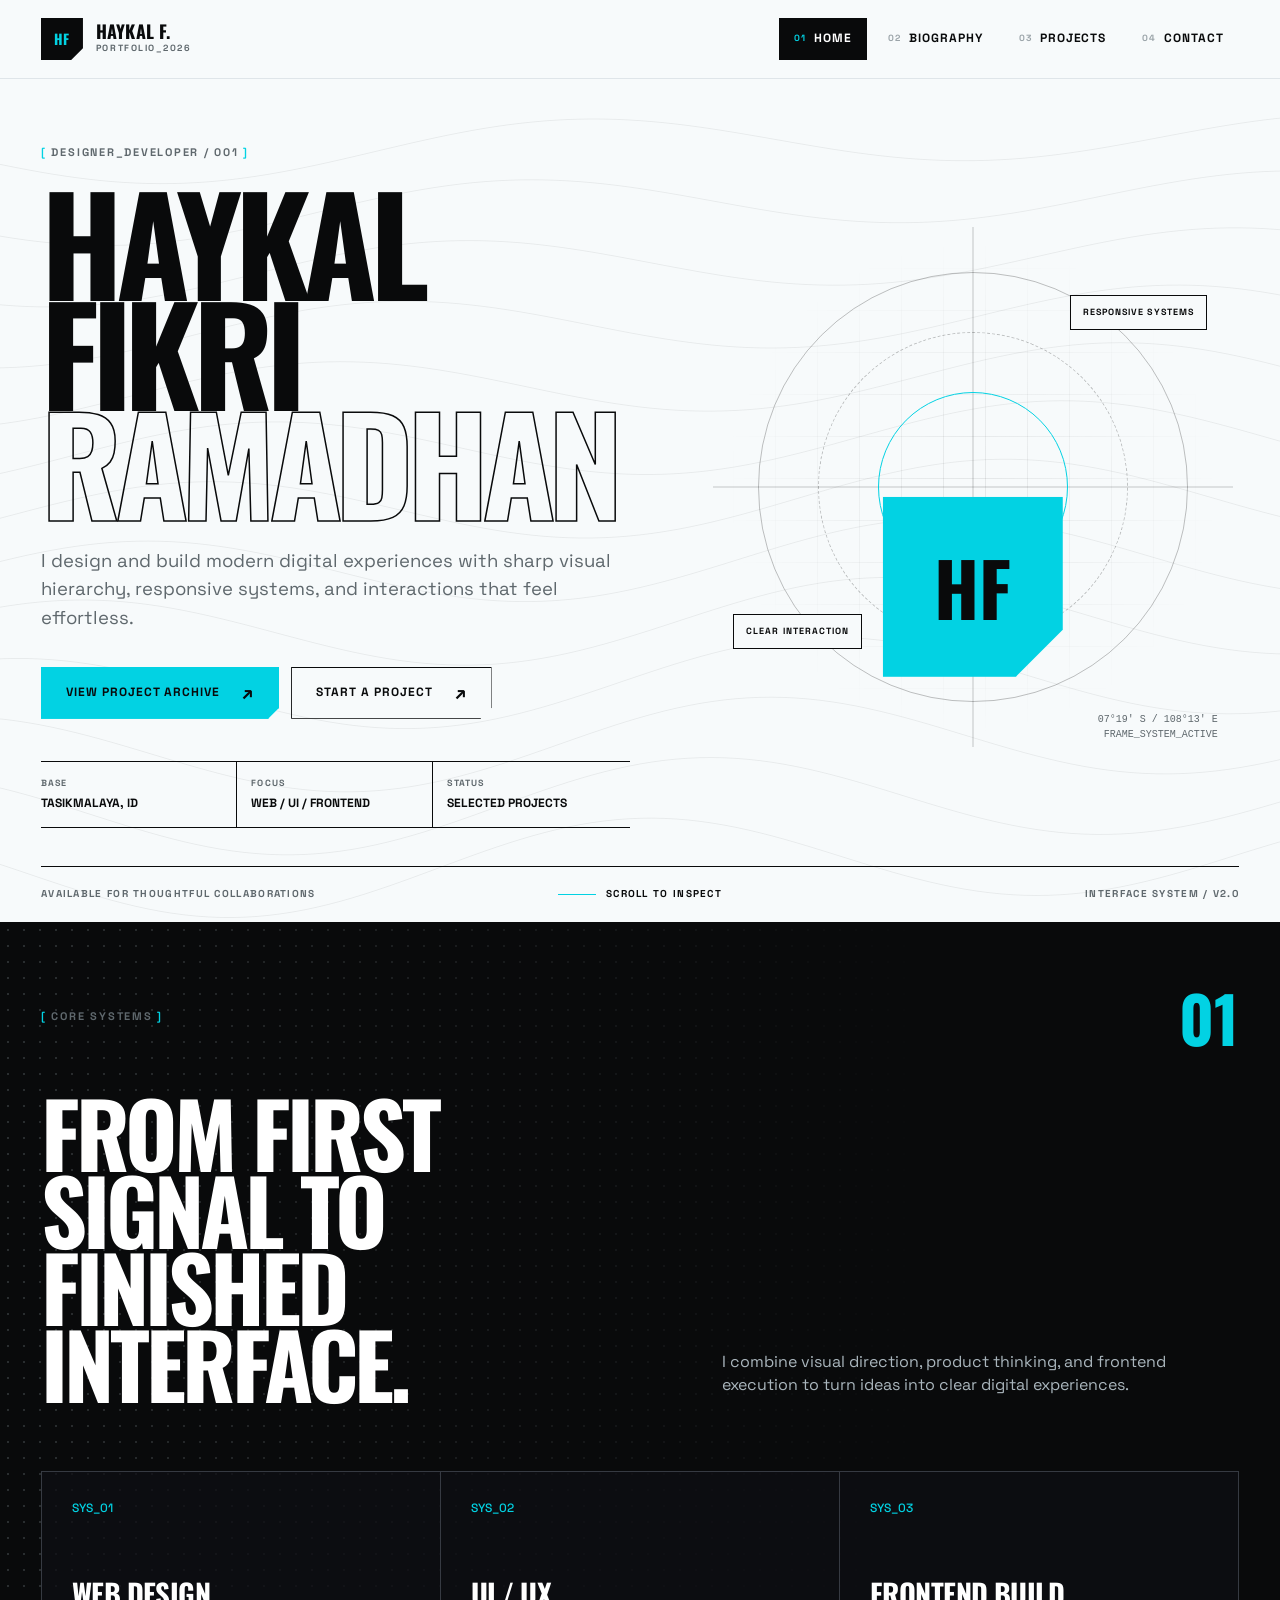
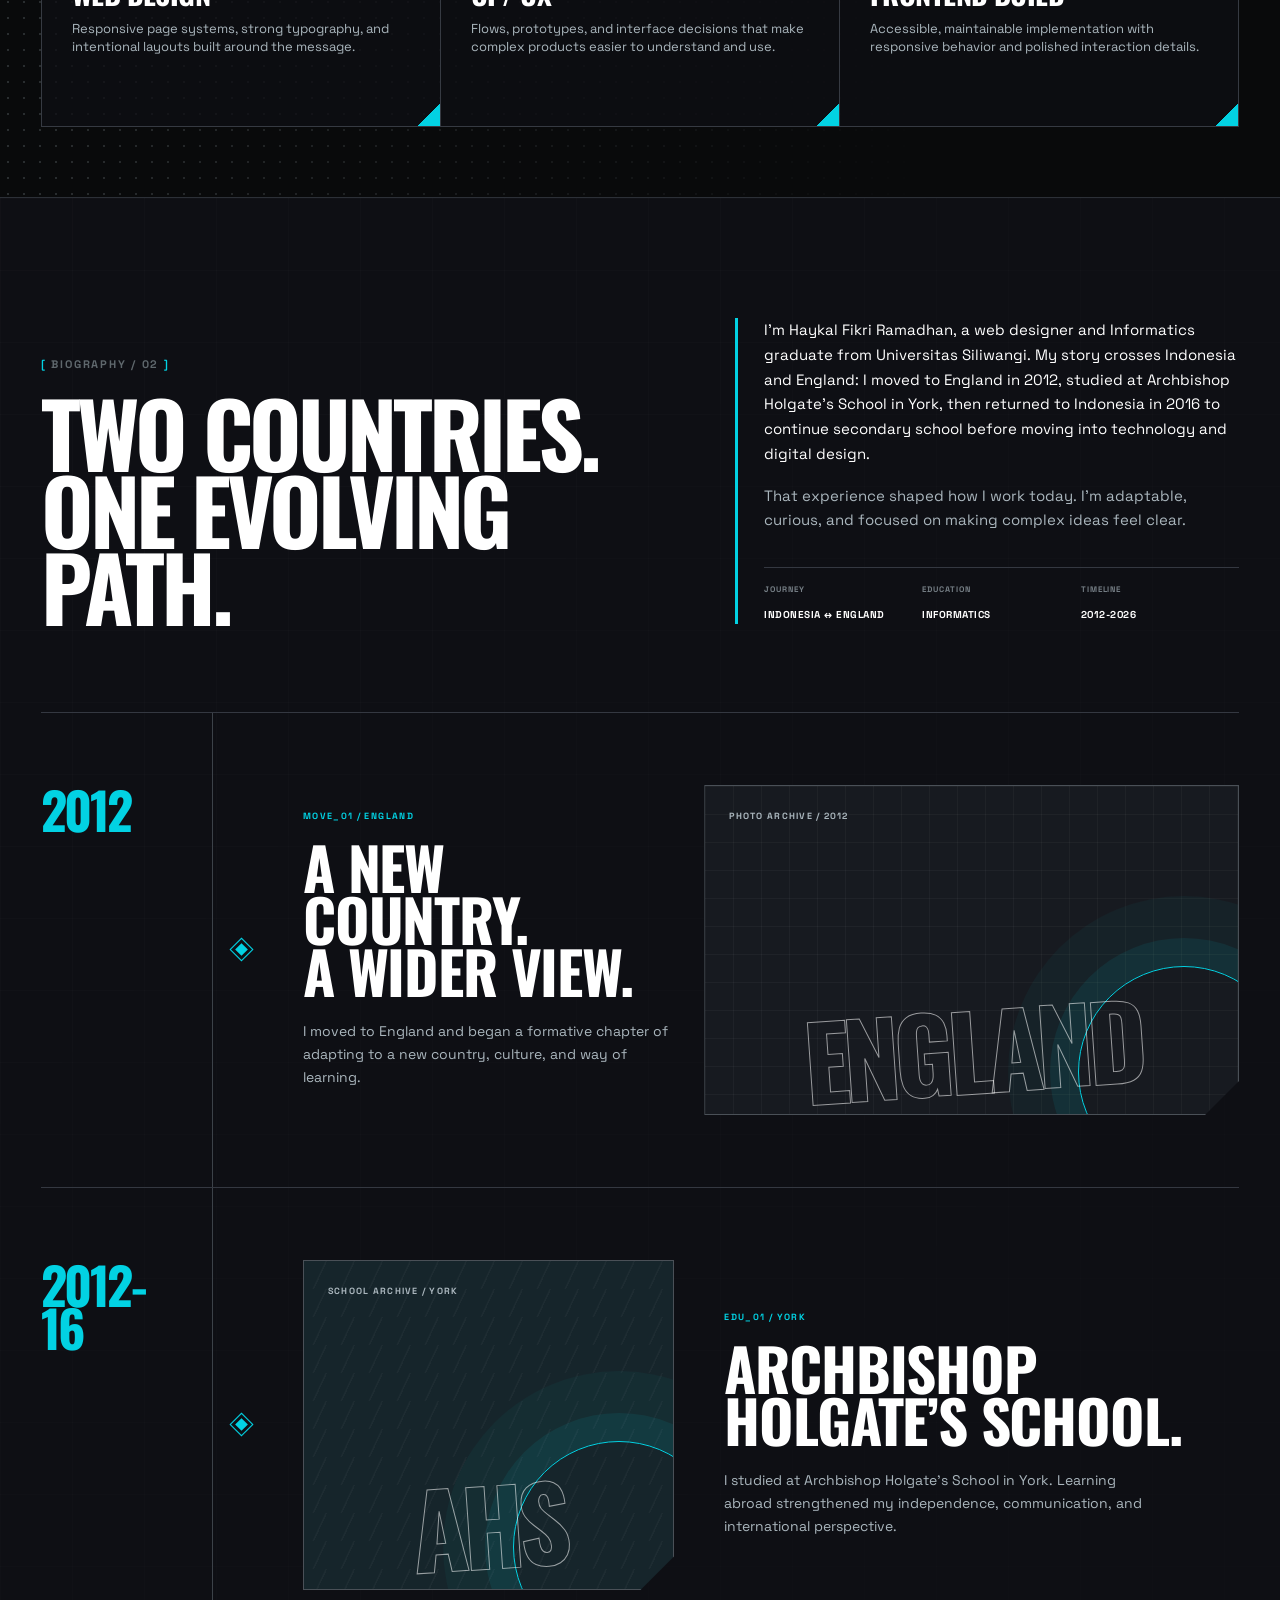
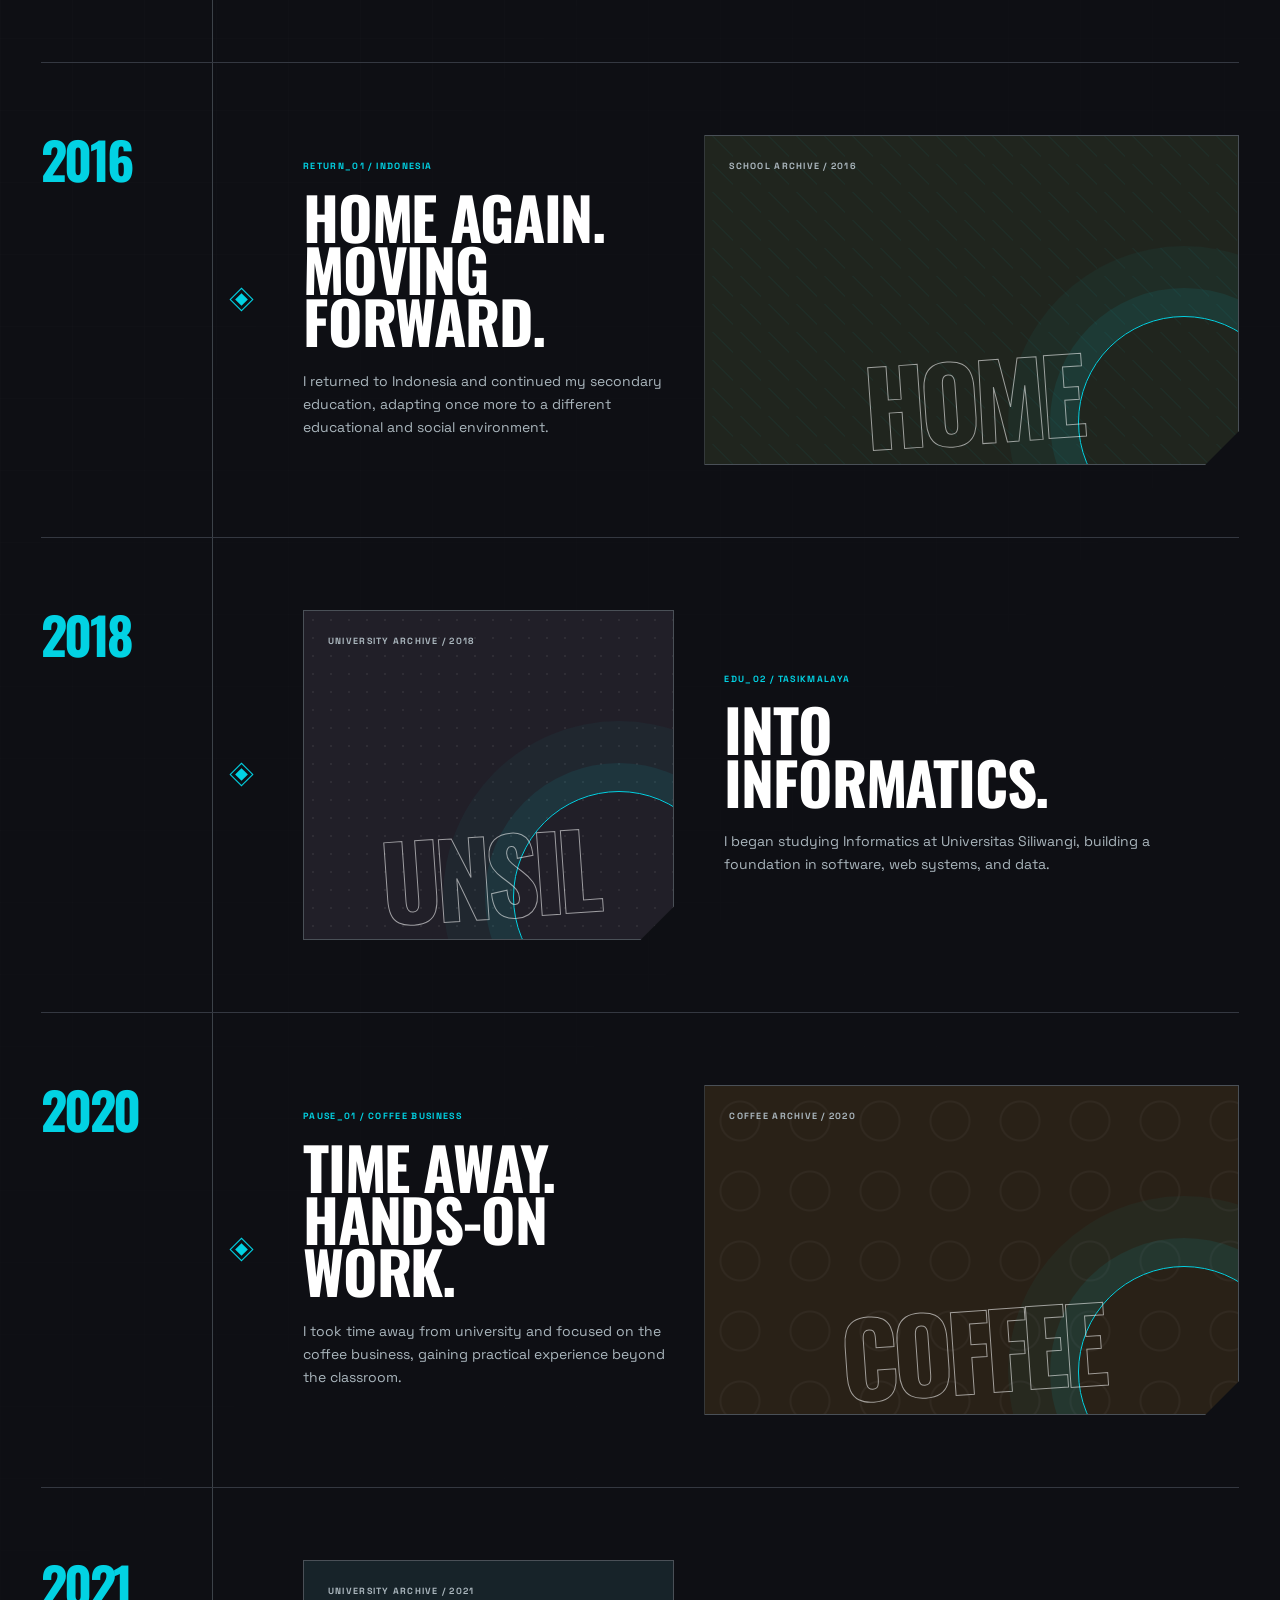
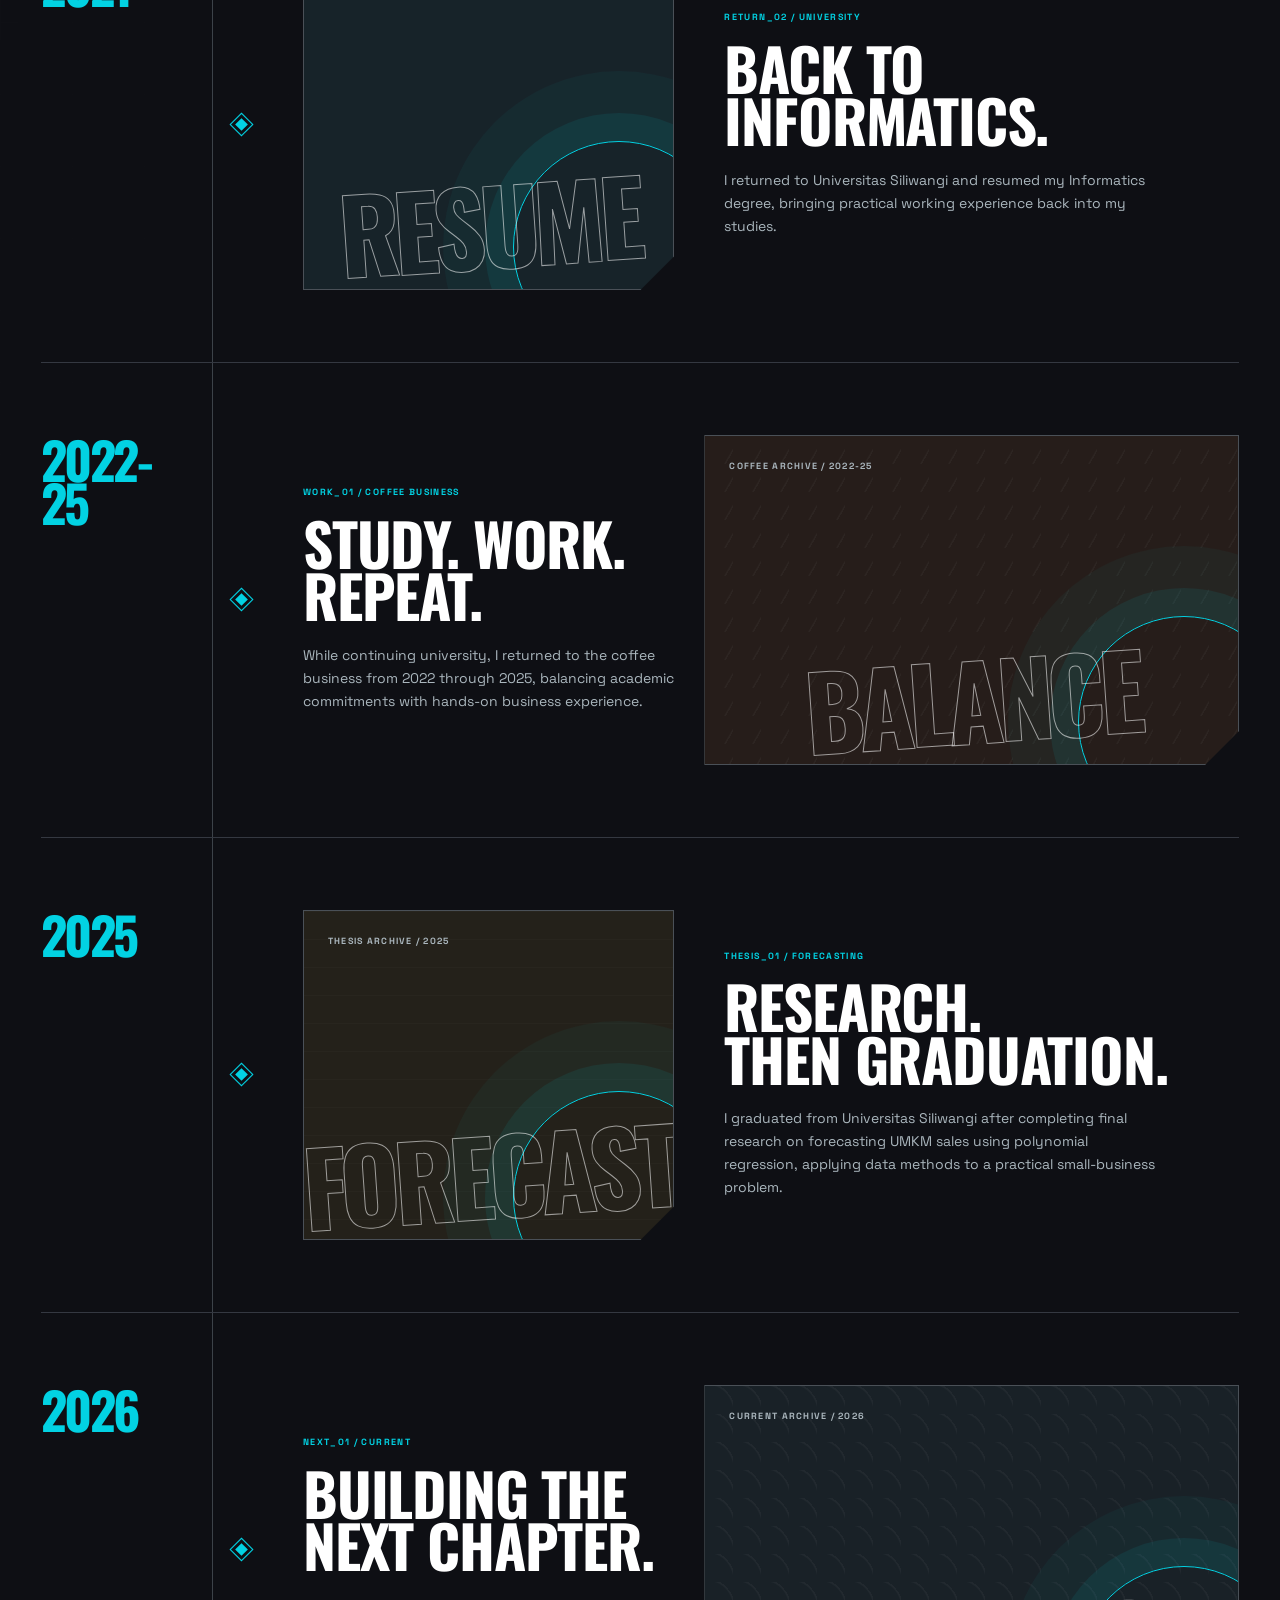
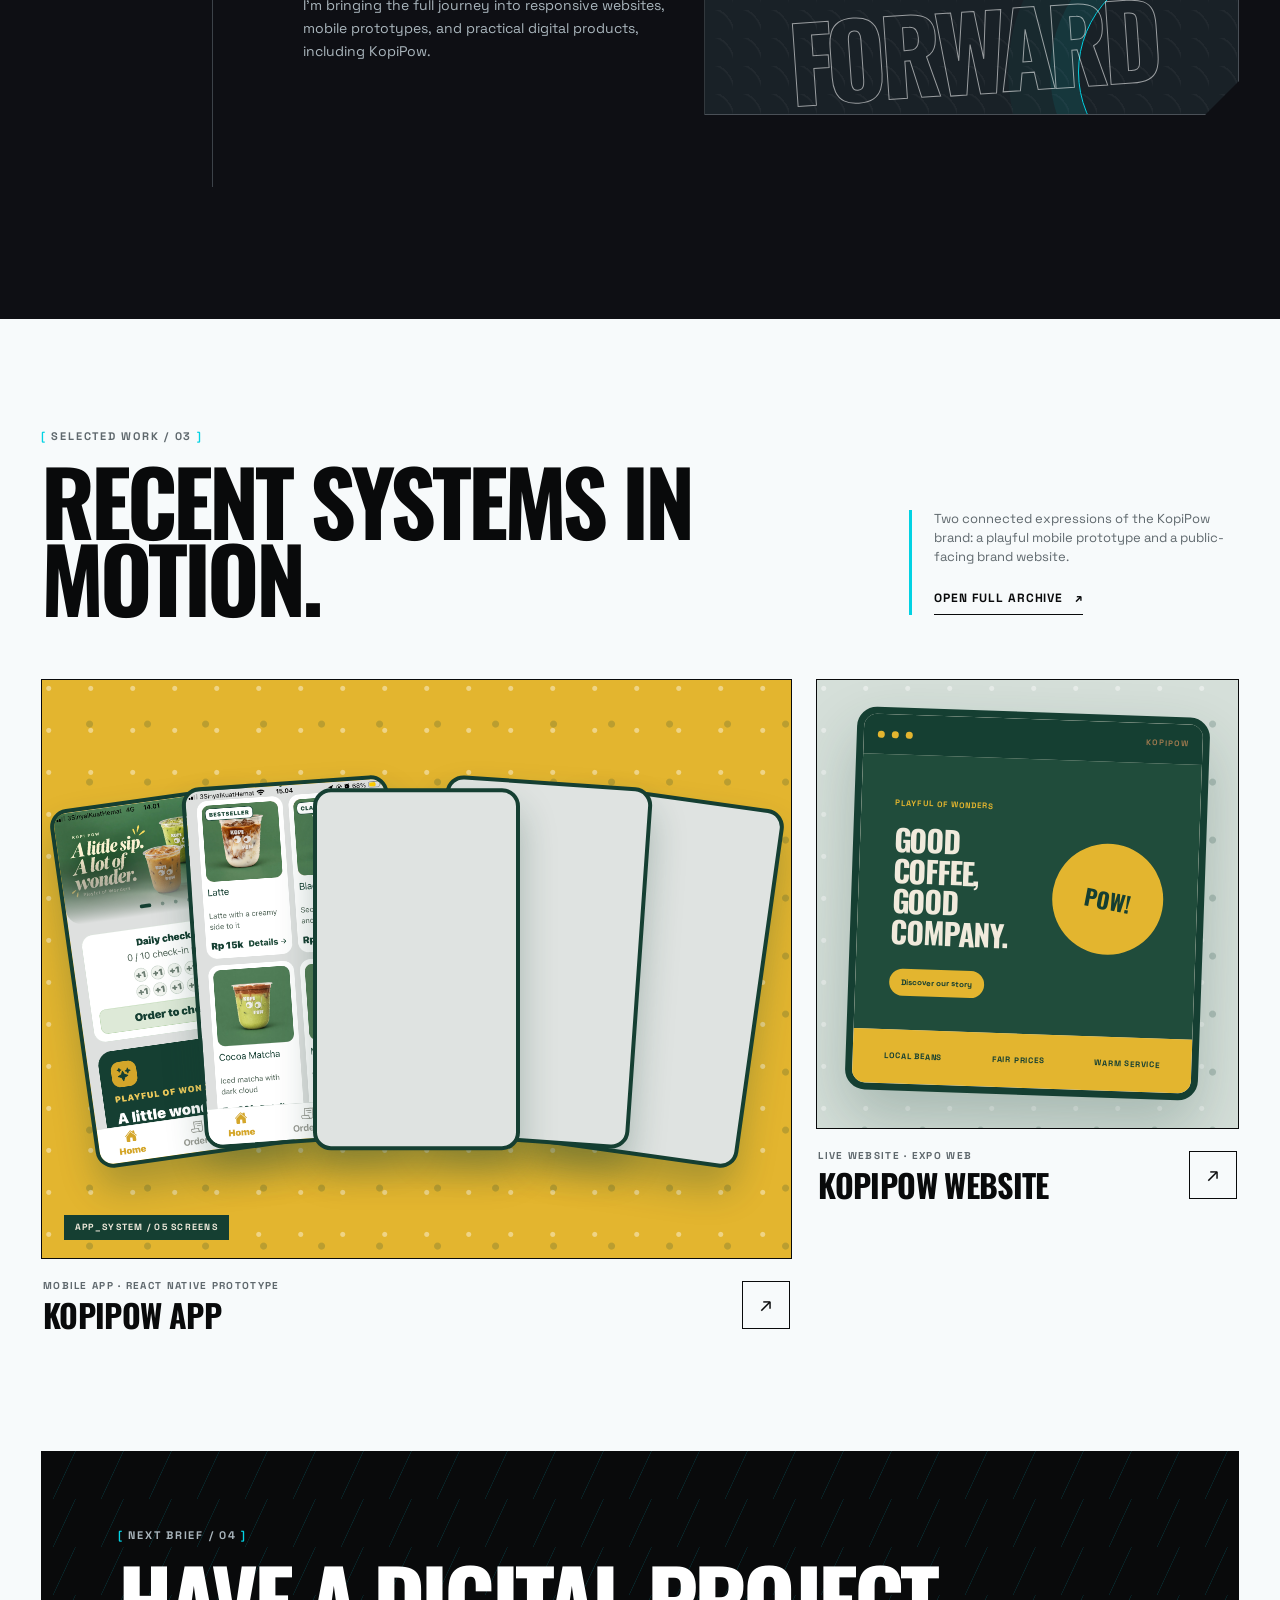
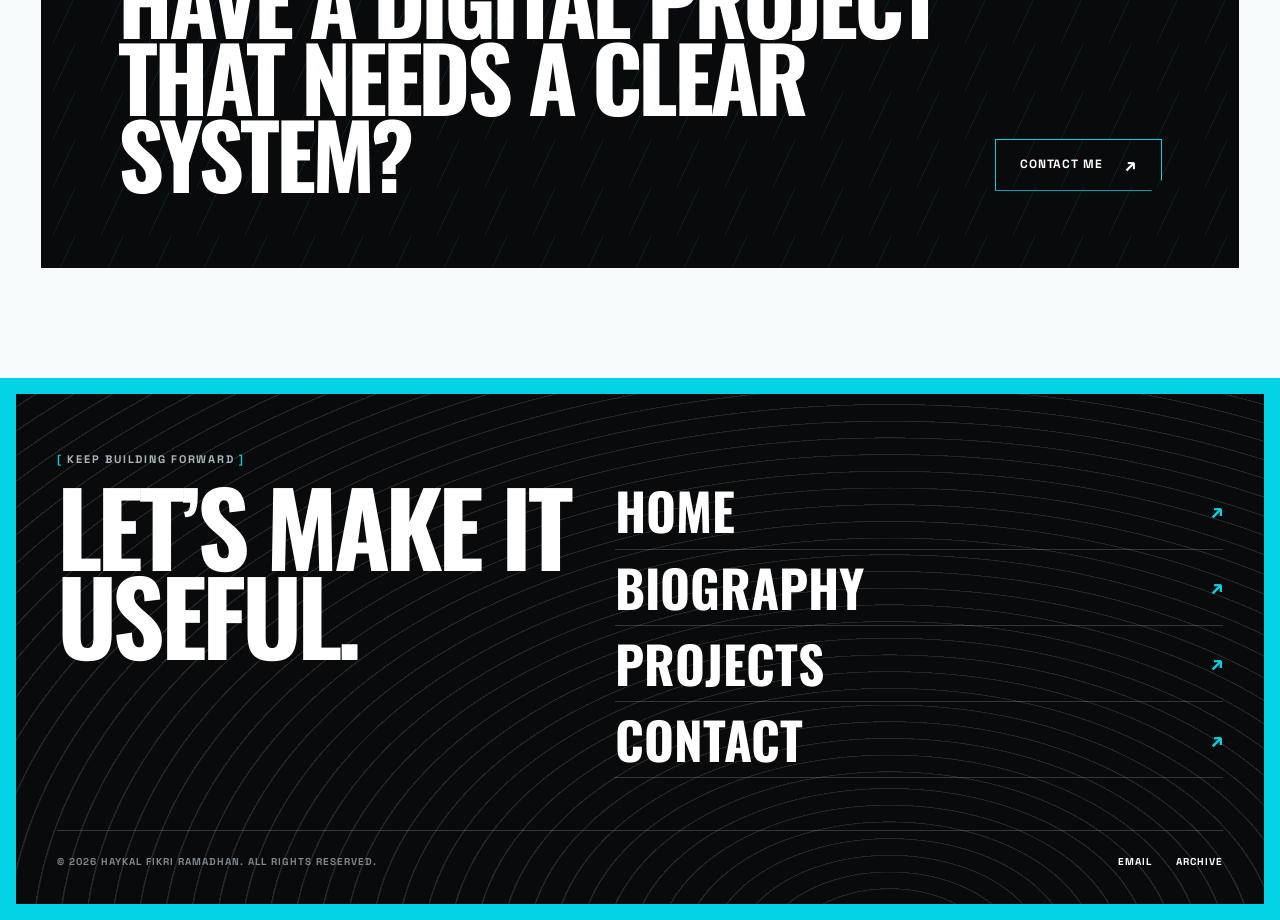
<file: index.html>
<!DOCTYPE html>
<html lang="en">
<head>
  <meta charset="UTF-8" />
  <meta name="viewport" content="width=device-width, initial-scale=1.0" />
  <meta name="description" content="Portfolio of Haykal Fikri Ramadhan, a web designer creating clear, responsive, and user-focused digital experiences." />
  <link rel="canonical" href="https://haykalramadhan.github.io/" />
  <title>Haykal Fikri Ramadhan | Web Designer</title>
  <link rel="preconnect" href="https://fonts.googleapis.com">
  <link rel="preconnect" href="https://fonts.gstatic.com" crossorigin>
  <link href="https://fonts.googleapis.com/css2?family=Oswald:wght@400;500;700&family=Space+Grotesk:wght@400;500;700&display=swap" rel="stylesheet">
  <link rel="stylesheet" href="/assets/styles.css" />
  <script defer src="/assets/script.js"></script>
</head>
<body data-page="home">
  <a class="skip-link" href="#main-content">Skip to content</a>

  <header class="site-header">
    <div class="container nav-wrap">
      <a class="brand" href="/" aria-label="Haykal home">
        <span class="brand-mark">HF</span>
        <span class="brand-copy"><span class="brand-name">Haykal F.</span><span class="brand-code">Portfolio_2026</span></span>
      </a>
      <button class="menu-toggle" type="button" aria-label="Open navigation" aria-expanded="false" aria-controls="primary-nav">
        <span></span><span></span><span></span>
      </button>
      <nav id="primary-nav" class="primary-nav" aria-label="Primary navigation">
        <a class="active" data-index="01" href="/">Home</a>
        <a data-index="02" href="#biography">Biography</a>
        <a data-index="03" href="/projects/">Projects</a>
        <a data-index="04" href="/contact/">Contact</a>
      </nav>
    </div>
  </header>

  <main id="main-content">
    <div class="stack-shell">
      <section class="hero stack-layer" data-stack-layer aria-labelledby="hero-title">
        <div class="stack-inner">
          <canvas class="contour-canvas" data-contours aria-hidden="true"></canvas>
          <div class="container">
            <div class="hero-grid">
              <div class="hero-copy reveal">
                <p class="tech-label">Designer_Developer / 001</p>
                <h1 id="hero-title"><span>Haykal Fikri</span><span class="outline">Ramadhan</span></h1>
                <p class="hero-lead">I design and build modern digital experiences with sharp visual hierarchy, responsive systems, and interactions that feel effortless.</p>
                <div class="hero-actions">
                  <a class="button button-primary" href="/projects/">View project archive</a>
                  <a class="button" href="/contact/">Start a project</a>
                </div>
                <div class="identity-grid" aria-label="Profile details">
                  <div class="identity-item"><span>Base</span><strong>Tasikmalaya, ID</strong></div>
                  <div class="identity-item"><span>Focus</span><strong>Web / UI / Frontend</strong></div>
                  <div class="identity-item"><span>Status</span><strong>Selected projects</strong></div>
                </div>
              </div>

              <div class="hero-stage reveal" aria-label="Haykal Fikri design system monogram">
                <div class="stage-grid"></div>
                <div class="stage-cross"></div>
                <div class="orbit orbit-one"></div>
                <div class="orbit orbit-two"></div>
                <div class="orbit orbit-three"></div>
                <div class="monogram-core">HF</div>
                <span class="stage-tag stage-tag-one">Responsive systems</span>
                <span class="stage-tag stage-tag-two">Clear interaction</span>
                <span class="stage-coordinate">07°19' S / 108°13' E<br>FRAME_SYSTEM_ACTIVE</span>
              </div>
            </div>
            <div class="hero-bottom">
              <p>Available for thoughtful collaborations</p>
              <p class="scroll-cue"><i></i> Scroll to inspect</p>
              <p>Interface system / v2.0</p>
            </div>
          </div>
        </div>
        <div class="stack-shade" aria-hidden="true"></div>
      </section>

      <section class="capabilities stack-layer" data-stack-layer aria-labelledby="capabilities-title">
        <div class="stack-inner">
          <div class="container">
            <div class="section-kicker reveal">
              <p class="tech-label">Core systems</p>
              <span class="section-index">01</span>
            </div>
            <div class="capabilities-heading reveal">
              <h2 id="capabilities-title">From first signal to finished interface.</h2>
              <p>I combine visual direction, product thinking, and frontend execution to turn ideas into clear digital experiences.</p>
            </div>
            <div class="systems-grid">
              <article class="system-card reveal">
                <span class="system-number">SYS_01</span>
                <h3>Web Design</h3>
                <p>Responsive page systems, strong typography, and intentional layouts built around the message.</p>
              </article>
              <article class="system-card reveal">
                <span class="system-number">SYS_02</span>
                <h3>UI / UX</h3>
                <p>Flows, prototypes, and interface decisions that make complex products easier to understand and use.</p>
              </article>
              <article class="system-card reveal">
                <span class="system-number">SYS_03</span>
                <h3>Frontend Build</h3>
                <p>Accessible, maintainable implementation with responsive behavior and polished interaction details.</p>
              </article>
            </div>
          </div>
        </div>
      </section>
    </div>

    <section id="biography" class="biography-section" aria-labelledby="biography-title">
      <div class="container">
        <div class="biography-header reveal">
          <div>
            <p class="eyebrow">Biography / 02</p>
            <h2 id="biography-title">Two countries.<br>One evolving path.</h2>
          </div>
          <div class="biography-intro">
            <p>I’m Haykal Fikri Ramadhan, a web designer and Informatics graduate from Universitas Siliwangi. My story crosses Indonesia and England: I moved to England in 2012, studied at Archbishop Holgate’s School in York, then returned to Indonesia in 2016 to continue secondary school before moving into technology and digital design.</p>
            <p>That experience shaped how I work today. I’m adaptable, curious, and focused on making complex ideas feel clear.</p>
            <div class="biography-facts" aria-label="Biography summary">
              <span><small>Journey</small><strong>Indonesia ↔ England</strong></span>
              <span><small>Education</small><strong>Informatics</strong></span>
              <span><small>Timeline</small><strong>2012-2026</strong></span>
            </div>
          </div>
        </div>

        <ol class="timeline" aria-label="Haykal Fikri Ramadhan biography timeline">
          <li class="timeline-entry reveal">
            <time class="timeline-year" datetime="2012">2012</time>
            <span class="timeline-node" aria-hidden="true"></span>
            <article class="timeline-copy">
              <p class="timeline-code">MOVE_01 / ENGLAND</p>
              <h3>A new country.<br>A wider view.</h3>
              <p>I moved to England and began a formative chapter of adapting to a new country, culture, and way of learning.</p>
            </article>
            <div class="timeline-media timeline-media-england" role="img" aria-label="Graphic marker for Haykal's move to England in 2012">
              <span>Photo archive / 2012</span><b>England</b>
            </div>
          </li>

          <li class="timeline-entry reveal">
            <time class="timeline-year" datetime="2012">2012-16</time>
            <span class="timeline-node" aria-hidden="true"></span>
            <article class="timeline-copy">
              <p class="timeline-code">EDU_01 / YORK</p>
              <h3>Archbishop<br>Holgate’s School.</h3>
              <p>I studied at Archbishop Holgate’s School in York. Learning abroad strengthened my independence, communication, and international perspective.</p>
            </article>
            <div class="timeline-media timeline-media-school" role="img" aria-label="Graphic marker for Archbishop Holgate's School">
              <span>School archive / York</span><b>AHS</b>
            </div>
          </li>

          <li class="timeline-entry reveal">
            <time class="timeline-year" datetime="2016">2016</time>
            <span class="timeline-node" aria-hidden="true"></span>
            <article class="timeline-copy">
              <p class="timeline-code">RETURN_01 / INDONESIA</p>
              <h3>Home again.<br>Moving forward.</h3>
              <p>I returned to Indonesia and continued my secondary education, adapting once more to a different educational and social environment.</p>
            </article>
            <div class="timeline-media timeline-media-return" role="img" aria-label="Graphic marker for Haykal's return to Indonesia in 2016">
              <span>School archive / 2016</span><b>Home</b>
            </div>
          </li>

          <li class="timeline-entry reveal">
            <time class="timeline-year" datetime="2018">2018</time>
            <span class="timeline-node" aria-hidden="true"></span>
            <article class="timeline-copy">
              <p class="timeline-code">EDU_02 / TASIKMALAYA</p>
              <h3>Into<br>Informatics.</h3>
              <p>I began studying Informatics at Universitas Siliwangi, building a foundation in software, web systems, and data.</p>
            </article>
            <div class="timeline-media timeline-media-university" role="img" aria-label="Graphic marker for Universitas Siliwangi">
              <span>University archive / 2018</span><b>UNSIL</b>
            </div>
          </li>

          <li class="timeline-entry reveal">
            <time class="timeline-year" datetime="2020">2020</time>
            <span class="timeline-node" aria-hidden="true"></span>
            <article class="timeline-copy">
              <p class="timeline-code">PAUSE_01 / COFFEE BUSINESS</p>
              <h3>Time away.<br>Hands-on work.</h3>
              <p>I took time away from university and focused on the coffee business, gaining practical experience beyond the classroom.</p>
            </article>
            <div class="timeline-media timeline-media-coffee" role="img" aria-label="Graphic marker for Haykal's coffee business in 2020">
              <span>Coffee archive / 2020</span><b>Coffee</b>
            </div>
          </li>

          <li class="timeline-entry reveal">
            <time class="timeline-year" datetime="2021">2021</time>
            <span class="timeline-node" aria-hidden="true"></span>
            <article class="timeline-copy">
              <p class="timeline-code">RETURN_02 / UNIVERSITY</p>
              <h3>Back to<br>Informatics.</h3>
              <p>I returned to Universitas Siliwangi and resumed my Informatics degree, bringing practical working experience back into my studies.</p>
            </article>
            <div class="timeline-media timeline-media-resume" role="img" aria-label="Graphic marker for Haykal's return to university in 2021">
              <span>University archive / 2021</span><b>Resume</b>
            </div>
          </li>

          <li class="timeline-entry reveal">
            <time class="timeline-year" datetime="2022">2022-25</time>
            <span class="timeline-node" aria-hidden="true"></span>
            <article class="timeline-copy">
              <p class="timeline-code">WORK_01 / COFFEE BUSINESS</p>
              <h3>Study. Work.<br>Repeat.</h3>
              <p>While continuing university, I returned to the coffee business from 2022 through 2025, balancing academic commitments with hands-on business experience.</p>
            </article>
            <div class="timeline-media timeline-media-coffee-years" role="img" aria-label="Graphic marker for Haykal's coffee business between 2022 and 2025">
              <span>Coffee archive / 2022-25</span><b>Balance</b>
            </div>
          </li>

          <li class="timeline-entry reveal">
            <time class="timeline-year" datetime="2025">2025</time>
            <span class="timeline-node" aria-hidden="true"></span>
            <article class="timeline-copy">
              <p class="timeline-code">THESIS_01 / FORECASTING</p>
              <h3>Research.<br>Then graduation.</h3>
              <p>I graduated from Universitas Siliwangi after completing final research on forecasting UMKM sales using polynomial regression, applying data methods to a practical small-business problem.</p>
            </article>
            <div class="timeline-media timeline-media-thesis" role="img" aria-label="Graphic marker for Haykal's 2025 thesis">
              <span>Thesis archive / 2025</span><b>Forecast</b>
            </div>
          </li>

          <li class="timeline-entry reveal">
            <time class="timeline-year" datetime="2026">2026</time>
            <span class="timeline-node" aria-hidden="true"></span>
            <article class="timeline-copy">
              <p class="timeline-code">NEXT_01 / CURRENT</p>
              <h3>Building the<br>next chapter.</h3>
              <p>I’m bringing the full journey into responsive websites, mobile prototypes, and practical digital products, including KopiPow.</p>
            </article>
            <div class="timeline-media timeline-media-now" role="img" aria-label="Graphic marker for Haykal's current work in 2026">
              <span>Current archive / 2026</span><b>Forward</b>
            </div>
          </li>
        </ol>
      </div>
    </section>

    <section class="work-section" aria-labelledby="work-title">
      <div class="container">
        <div class="section-heading reveal">
          <div>
            <p class="eyebrow">Selected work / 03</p>
            <h2 id="work-title">Recent systems in motion.</h2>
          </div>
          <div class="section-heading-side">
            <p>Two connected expressions of the KopiPow brand: a playful mobile prototype and a public-facing brand website.</p>
            <a class="text-link" href="/projects/">Open full archive <span>↗</span></a>
          </div>
        </div>

        <div class="featured-grid">
          <a class="project-card project-card-large reveal" href="/projects/#kopipow-app">
            <div class="project-preview preview-kopipow-app">
              <div class="kopipow-shot-gallery" aria-label="Five KopiPow mobile app screens">
                <img class="kopipow-shot" src="/assets/images/kopipow/app-home.png" alt="KopiPow mobile app home screen with drinks and daily check-in" loading="lazy" decoding="async" />
                <img class="kopipow-shot" src="/assets/images/kopipow/app-menu.png" alt="KopiPow mobile app product menu showing coffee and matcha drinks" loading="lazy" decoding="async" />
                <img class="kopipow-shot" src="/assets/images/kopipow/app-order.png" alt="KopiPow mobile app ordering screen with pickup and delivery choices" loading="lazy" decoding="async" />
                <img class="kopipow-shot" src="/assets/images/kopipow/app-order-history.png" alt="KopiPow mobile app order history screen" loading="lazy" decoding="async" />
                <img class="kopipow-shot" src="/assets/images/kopipow/app-profile.png" alt="KopiPow mobile app member profile screen" loading="lazy" decoding="async" />
              </div>
              <span class="kopipow-screen-label" aria-hidden="true">APP_SYSTEM / 05 SCREENS</span>
            </div>
            <div class="project-meta">
              <div><p>Mobile App · React Native Prototype</p><h3>KopiPow App</h3></div>
              <span class="arrow-box">↗</span>
            </div>
          </a>

          <a class="project-card reveal" href="https://kopipow.expo.app/" target="_blank" rel="noopener noreferrer">
            <div class="project-preview preview-kopipow-website">
              <div class="kopipow-browser" aria-hidden="true">
                <div class="kopipow-browser-bar"><i></i><i></i><i></i><span>kopipow</span></div>
                <div class="kopipow-web-hero"><div><small>PLAYFUL OF WONDERS</small><strong>Good coffee,<br>good company.</strong><span>Discover our story</span></div><b>POW!</b></div>
                <div class="kopipow-web-strip"><span>LOCAL BEANS</span><span>FAIR PRICES</span><span>WARM SERVICE</span></div>
              </div>
            </div>
            <div class="project-meta">
              <div><p>Live Website · Expo Web</p><h3>KopiPow Website</h3></div>
              <span class="arrow-box">↗</span>
            </div>
          </a>
        </div>
      </div>
    </section>

    <section class="cta-section">
      <div class="container">
        <div class="cta-card reveal">
          <div><p class="eyebrow">Next brief / 04</p><h2>Have a digital project that needs a clear system?</h2></div>
          <a class="button button-dark" href="/contact/">Contact me</a>
        </div>
      </div>
    </section>
  </main>

  <footer class="site-footer">
    <div class="footer-panel">
      <div class="container footer-inner">
        <div class="footer-title"><p class="tech-label">Keep building forward</p><h2>Let’s make it useful.</h2></div>
        <nav class="footer-nav" aria-label="Footer navigation">
          <a href="/">Home</a><a href="/#biography">Biography</a><a href="/projects/">Projects</a><a href="/contact/">Contact</a>
        </nav>
        <div class="footer-foot">
          <p>© <span data-year></span> Haykal Fikri Ramadhan. All rights reserved.</p>
          <div class="footer-links"><a href="mailto:haykalfikriramadhan.alt@gmail.com">Email</a><a href="/projects/">Archive</a></div>
        </div>
      </div>
    </div>
  </footer>
</body>
</html>
</file>
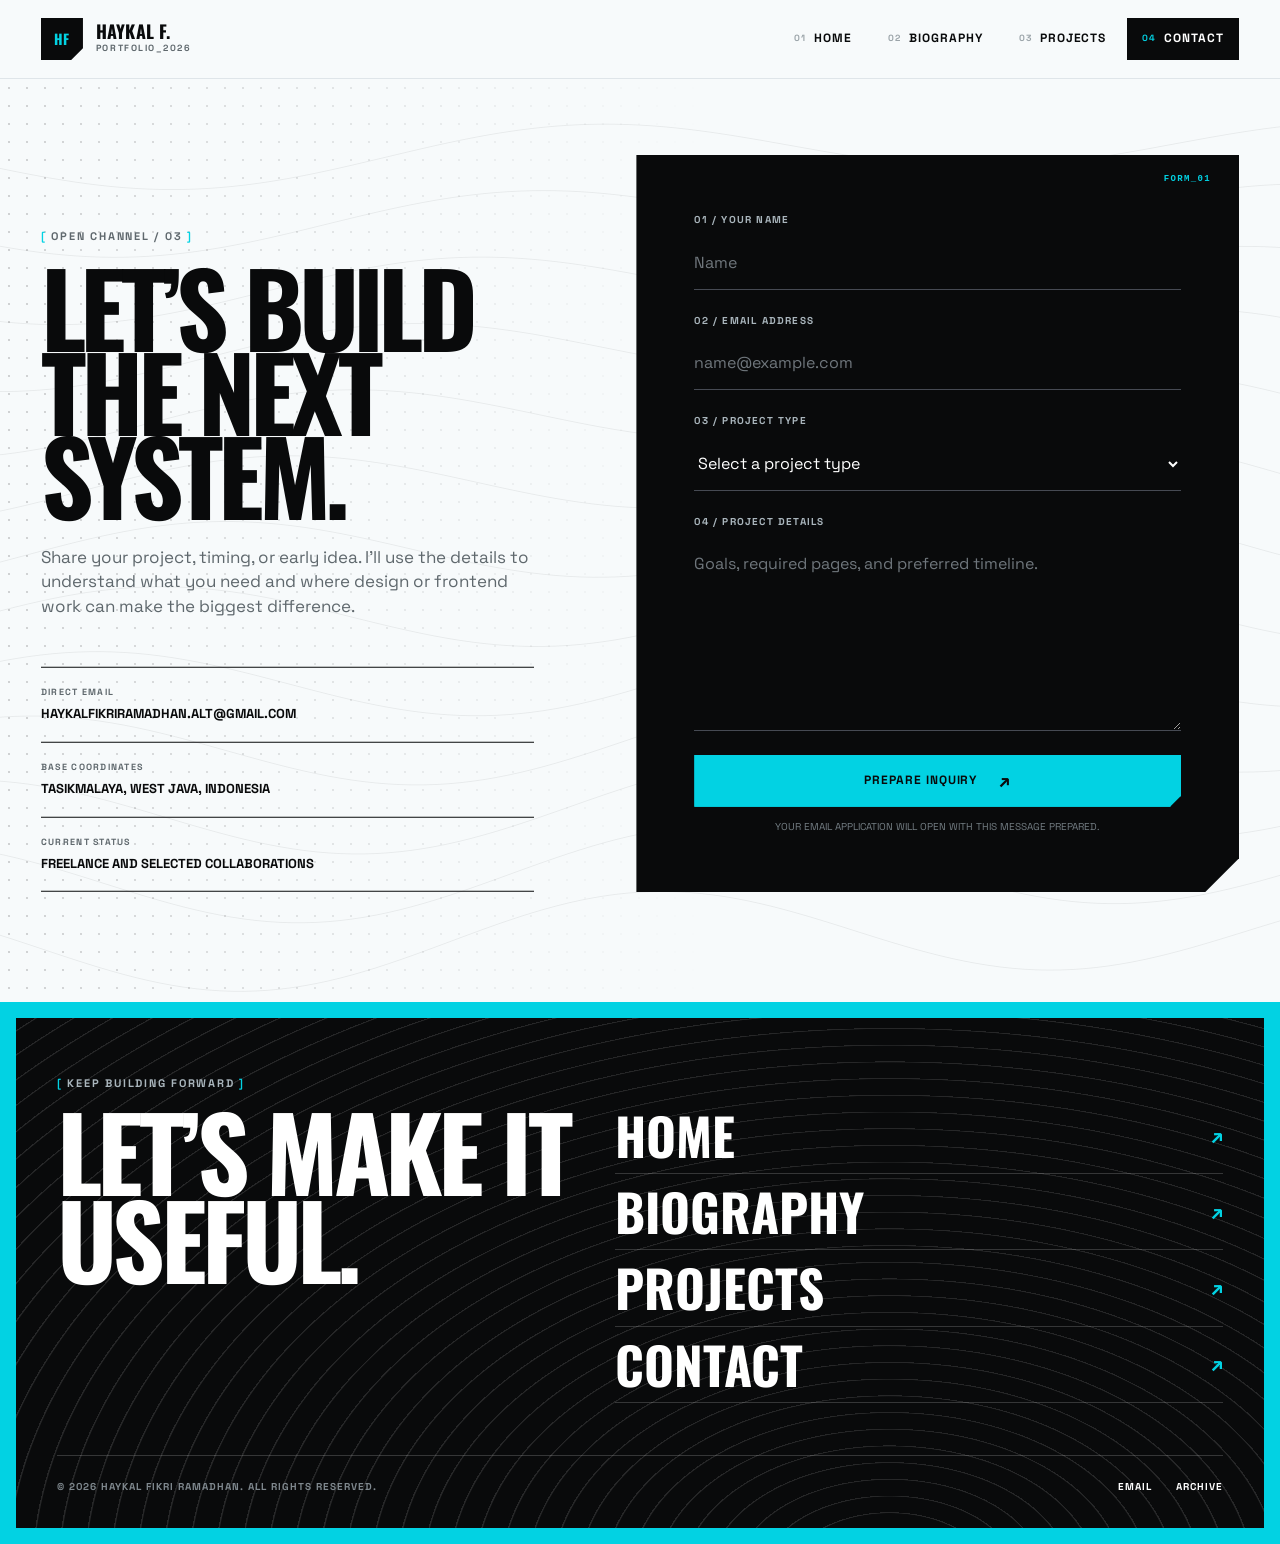
<file: contact/index.html>
<!DOCTYPE html>
<html lang="en">
<head>
  <meta charset="UTF-8" />
  <meta name="viewport" content="width=device-width, initial-scale=1.0" />
  <meta name="description" content="Contact Haykal Fikri Ramadhan for web design, UI/UX, and frontend projects." />
  <link rel="canonical" href="https://haykalramadhan.github.io/contact/" />
  <title>Contact | Haykal Fikri Ramadhan</title>
  <link rel="preconnect" href="https://fonts.googleapis.com">
  <link rel="preconnect" href="https://fonts.gstatic.com" crossorigin>
  <link href="https://fonts.googleapis.com/css2?family=Oswald:wght@400;500;700&family=Space+Grotesk:wght@400;500;700&display=swap" rel="stylesheet">
  <link rel="stylesheet" href="/assets/styles.css" />
  <script defer src="/assets/script.js"></script>
</head>
<body data-page="contact">
  <a class="skip-link" href="#main-content">Skip to content</a>
  <header class="site-header">
    <div class="container nav-wrap">
      <a class="brand" href="/" aria-label="Haykal home"><span class="brand-mark">HF</span><span class="brand-copy"><span class="brand-name">Haykal F.</span><span class="brand-code">Portfolio_2026</span></span></a>
      <button class="menu-toggle" type="button" aria-label="Open navigation" aria-expanded="false" aria-controls="primary-nav"><span></span><span></span><span></span></button>
      <nav id="primary-nav" class="primary-nav" aria-label="Primary navigation"><a data-index="01" href="/">Home</a><a data-index="02" href="/#biography">Biography</a><a data-index="03" href="/projects/">Projects</a><a class="active" data-index="04" href="/contact/">Contact</a></nav>
    </div>
  </header>

  <main id="main-content">
    <section class="contact-section" aria-labelledby="contact-title">
      <canvas class="contour-canvas" data-contours aria-hidden="true"></canvas>
      <div class="container contact-grid">
        <div class="contact-copy reveal">
          <p class="eyebrow">Open channel / 03</p>
          <h1 id="contact-title">Let’s build the next system.</h1>
          <p>Share your project, timing, or early idea. I’ll use the details to understand what you need and where design or frontend work can make the biggest difference.</p>
          <div class="contact-details">
            <a href="mailto:haykalfikriramadhan.alt@gmail.com"><span>Direct email</span><strong>haykalfikriramadhan.alt@gmail.com</strong></a>
            <div><span>Base coordinates</span><strong>Tasikmalaya, West Java, Indonesia</strong></div>
            <div><span>Current status</span><strong>Freelance and selected collaborations</strong></div>
          </div>
        </div>

        <form class="contact-form reveal" id="contact-form">
          <div class="form-row"><label for="name">01 / Your name</label><input id="name" name="name" type="text" autocomplete="name" placeholder="Name" required /></div>
          <div class="form-row"><label for="email">02 / Email address</label><input id="email" name="email" type="email" autocomplete="email" placeholder="name@example.com" required /></div>
          <div class="form-row"><label for="project-type">03 / Project type</label><select id="project-type" name="project-type" required><option value="" selected disabled>Select a project type</option><option>Portfolio website</option><option>Business website</option><option>Landing page</option><option>UI/UX design</option><option>Frontend development</option><option>Other</option></select></div>
          <div class="form-row"><label for="message">04 / Project details</label><textarea id="message" name="message" rows="7" placeholder="Goals, required pages, and preferred timeline." required></textarea></div>
          <button class="button button-primary button-full" type="submit">Prepare inquiry</button>
          <p class="form-note" id="form-note">Your email application will open with this message prepared.</p>
        </form>
      </div>
    </section>
  </main>

  <footer class="site-footer"><div class="footer-panel"><div class="container footer-inner"><div class="footer-title"><p class="tech-label">Keep building forward</p><h2>Let’s make it useful.</h2></div><nav class="footer-nav" aria-label="Footer navigation"><a href="/">Home</a><a href="/#biography">Biography</a><a href="/projects/">Projects</a><a href="/contact/">Contact</a></nav><div class="footer-foot"><p>© <span data-year></span> Haykal Fikri Ramadhan. All rights reserved.</p><div class="footer-links"><a href="mailto:haykalfikriramadhan.alt@gmail.com">Email</a><a href="/projects/">Archive</a></div></div></div></div></footer>
</body>
</html>
</file>
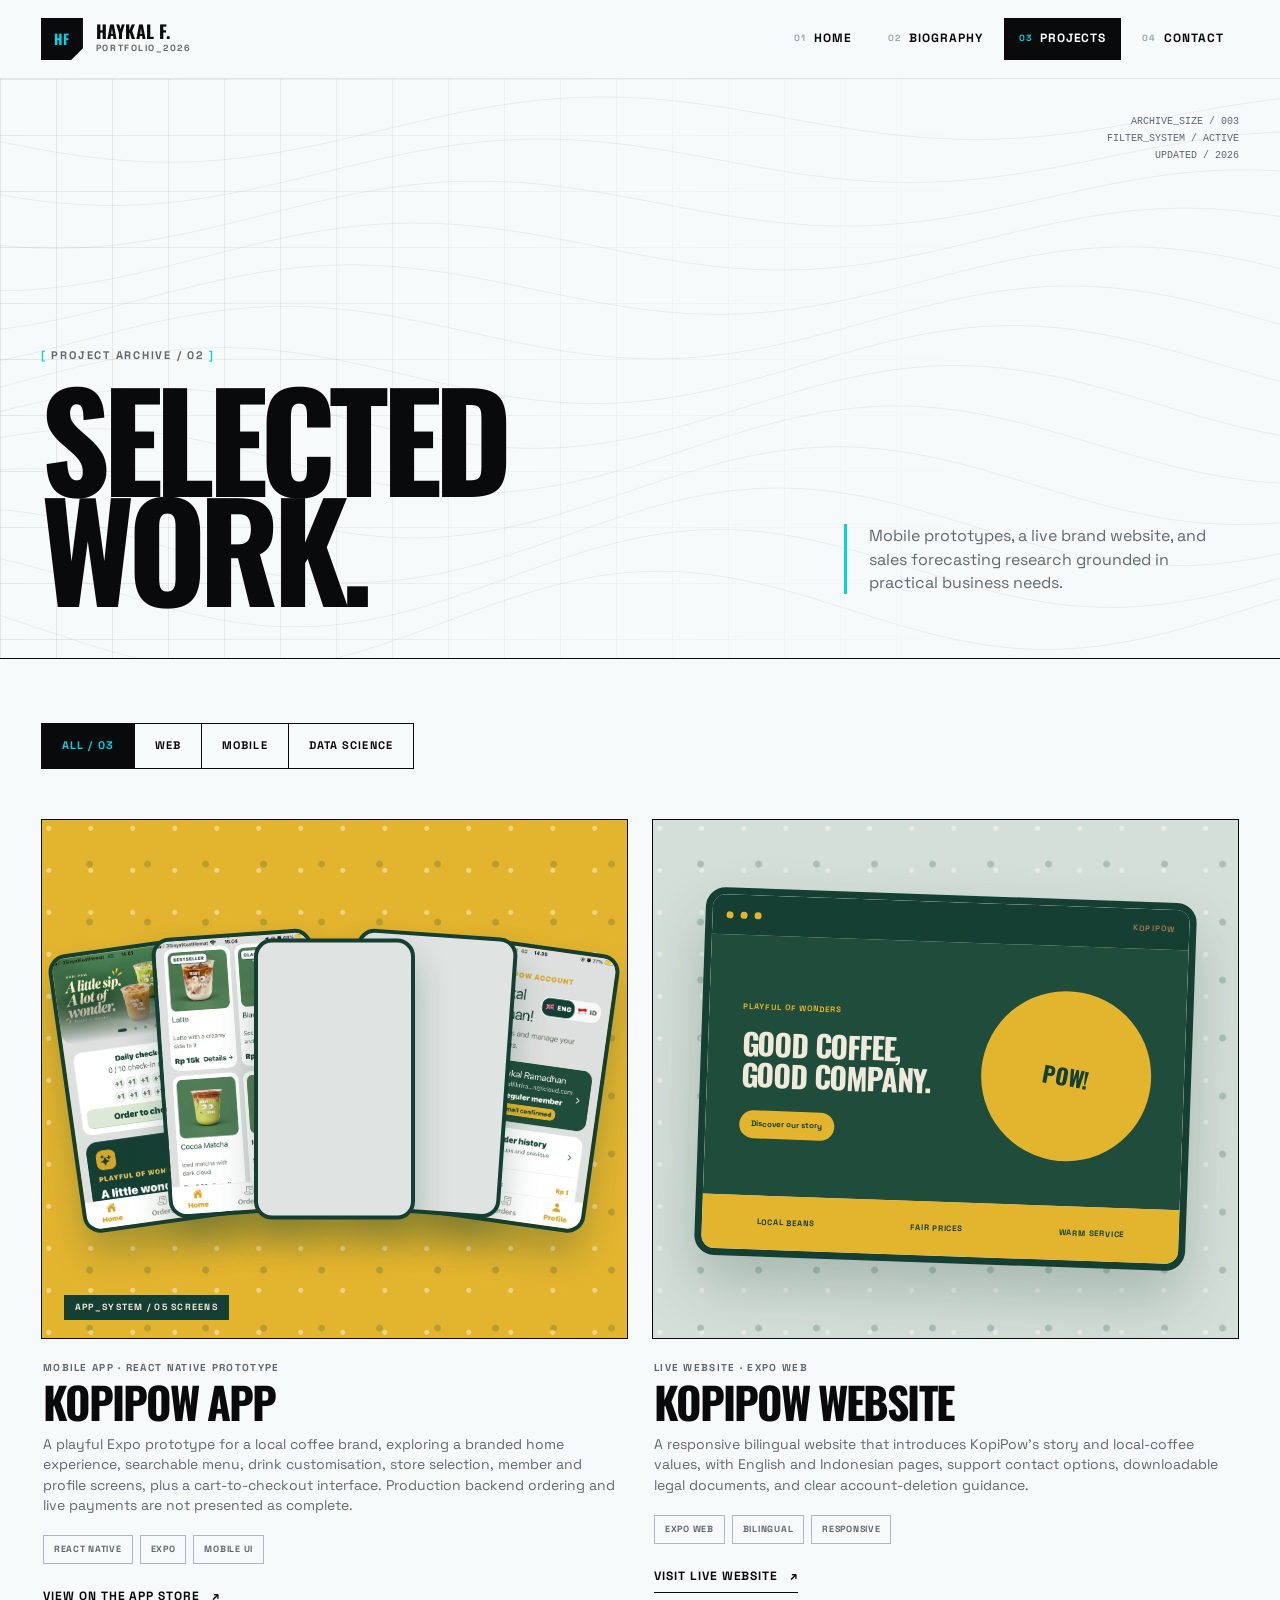
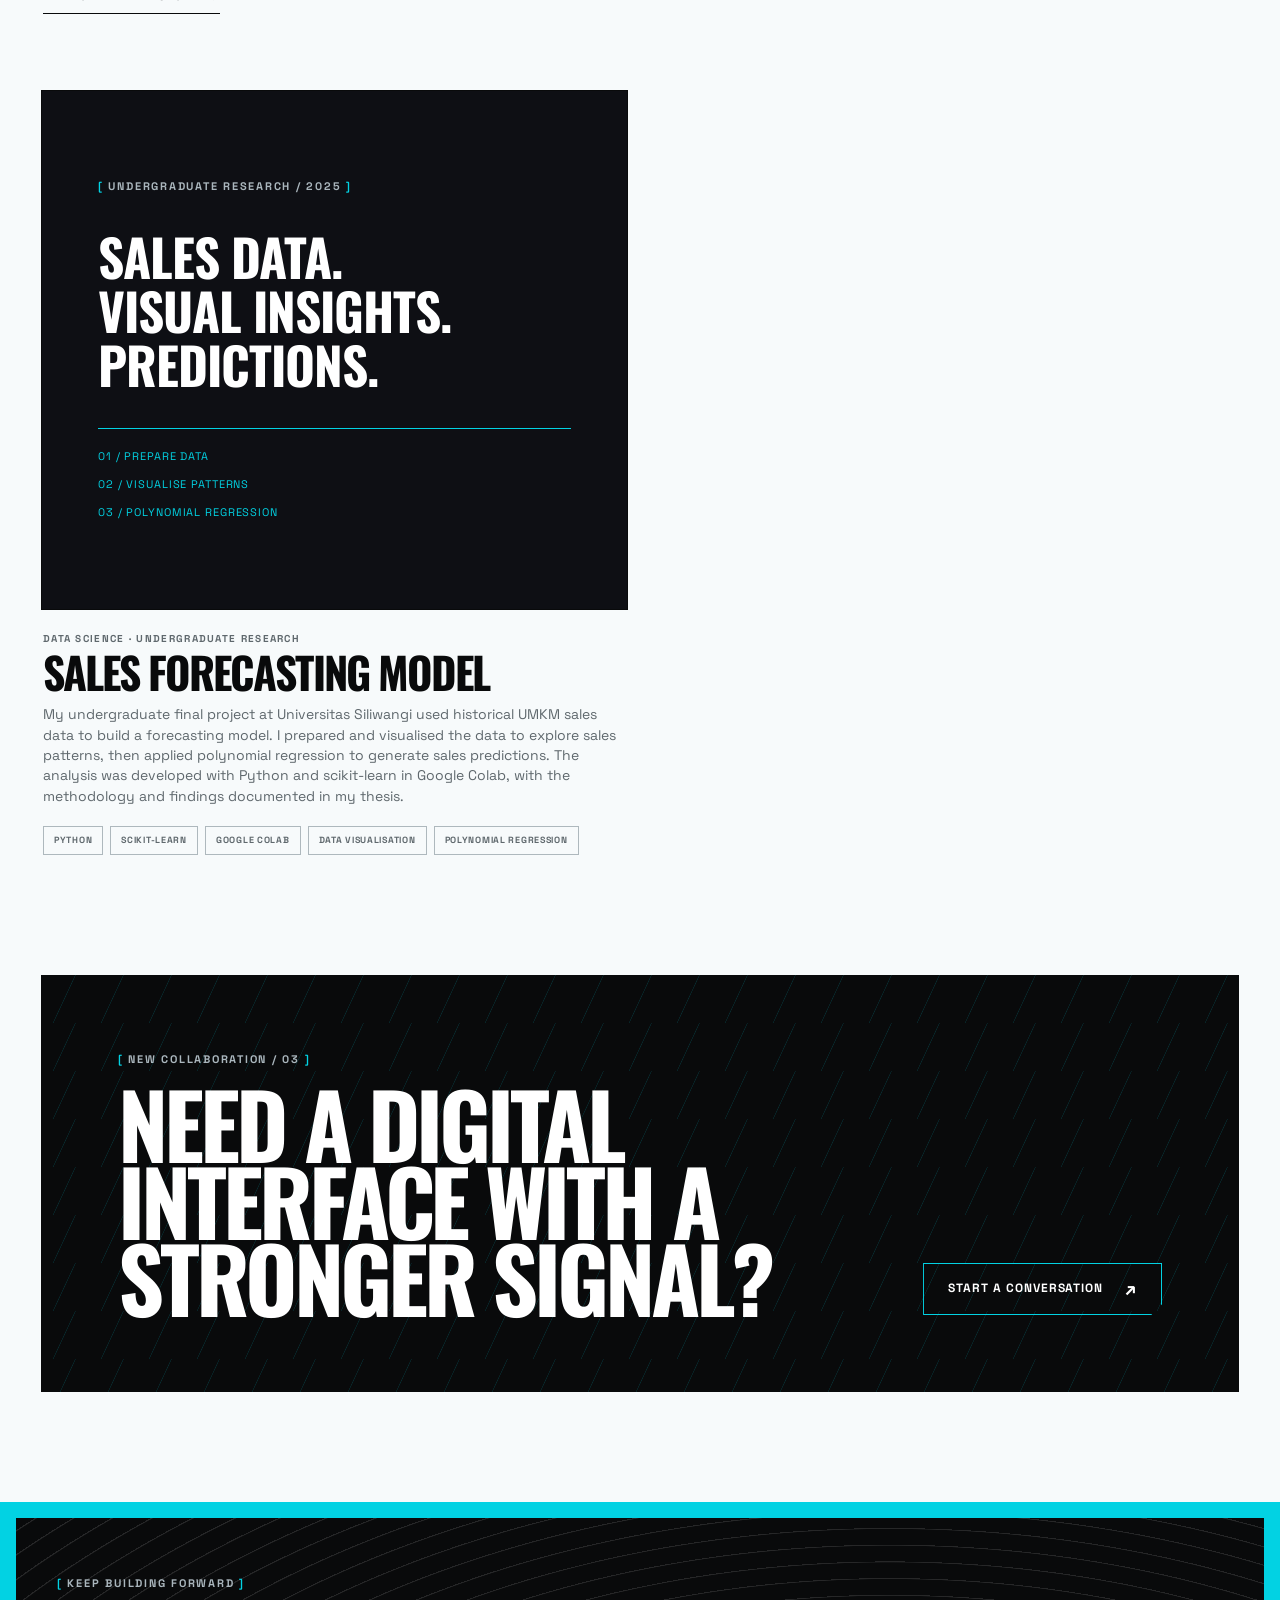
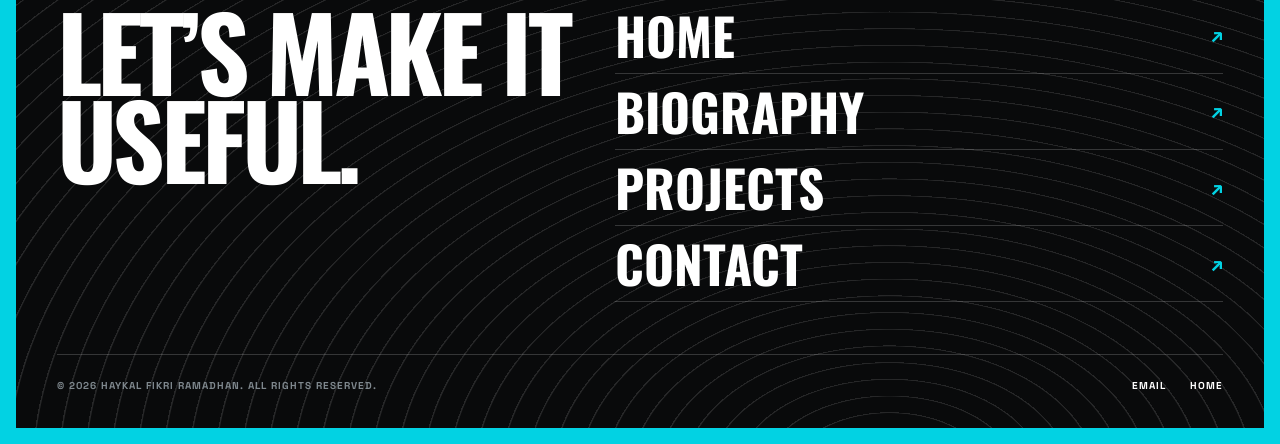
<file: projects/index.html>
<!DOCTYPE html>
<html lang="en">
<head>
  <meta charset="UTF-8" />
  <meta name="viewport" content="width=device-width, initial-scale=1.0" />
  <meta name="description" content="Web design, mobile, and digital product projects by Haykal Fikri Ramadhan." />
  <link rel="canonical" href="https://haykalramadhan.github.io/projects/" />
  <title>Projects | Haykal Fikri Ramadhan</title>
  <link rel="preconnect" href="https://fonts.googleapis.com">
  <link rel="preconnect" href="https://fonts.gstatic.com" crossorigin>
  <link href="https://fonts.googleapis.com/css2?family=Oswald:wght@400;500;700&family=Space+Grotesk:wght@400;500;700&display=swap" rel="stylesheet">
  <link rel="stylesheet" href="/assets/styles.css" />
  <script defer src="/assets/script.js"></script>
</head>
<body data-page="projects">
  <a class="skip-link" href="#main-content">Skip to content</a>
  <header class="site-header">
    <div class="container nav-wrap">
      <a class="brand" href="/" aria-label="Haykal home"><span class="brand-mark">HF</span><span class="brand-copy"><span class="brand-name">Haykal F.</span><span class="brand-code">Portfolio_2026</span></span></a>
      <button class="menu-toggle" type="button" aria-label="Open navigation" aria-expanded="false" aria-controls="primary-nav"><span></span><span></span><span></span></button>
      <nav id="primary-nav" class="primary-nav" aria-label="Primary navigation">
        <a data-index="01" href="/">Home</a><a data-index="02" href="/#biography">Biography</a><a class="active" data-index="03" href="/projects/">Projects</a><a data-index="04" href="/contact/">Contact</a>
      </nav>
    </div>
  </header>

  <main id="main-content">
    <section class="page-hero" aria-labelledby="projects-title">
      <canvas class="contour-canvas" data-contours aria-hidden="true"></canvas>
      <div class="page-code">ARCHIVE_SIZE / 003<br>FILTER_SYSTEM / ACTIVE<br>UPDATED / 2026</div>
      <div class="container page-hero-grid">
        <div class="reveal"><p class="eyebrow">Project archive / 02</p><h1 id="projects-title">Selected work.</h1></div>
        <p class="page-intro reveal">Mobile prototypes, a live brand website, and sales forecasting research grounded in practical business needs.</p>
      </div>
    </section>

    <section class="projects-section">
      <div class="container">
        <div class="filter-bar reveal" aria-label="Project filters">
          <button class="filter-button active" data-filter="all" aria-pressed="true">All / 03</button>
          <button class="filter-button" data-filter="web" aria-pressed="false">Web</button>
          <button class="filter-button" data-filter="mobile" aria-pressed="false">Mobile</button>
          <button class="filter-button" data-filter="data" aria-pressed="false">Data Science</button>
        </div>

        <div class="projects-grid">
          <article id="kopipow-app" class="portfolio-item reveal" data-category="mobile uiux">
            <div class="project-preview preview-kopipow-app project-preview-tall">
              <div class="kopipow-shot-gallery" aria-label="Five KopiPow mobile app screens">
                <img class="kopipow-shot" src="/assets/images/kopipow/app-home.png" alt="KopiPow mobile app home screen with drinks and daily check-in" loading="lazy" decoding="async" />
                <img class="kopipow-shot" src="/assets/images/kopipow/app-menu.png" alt="KopiPow mobile app product menu showing coffee and matcha drinks" loading="lazy" decoding="async" />
                <img class="kopipow-shot" src="/assets/images/kopipow/app-order.png" alt="KopiPow mobile app ordering screen with pickup and delivery choices" loading="lazy" decoding="async" />
                <img class="kopipow-shot" src="/assets/images/kopipow/app-order-history.png" alt="KopiPow mobile app order history screen" loading="lazy" decoding="async" />
                <img class="kopipow-shot" src="/assets/images/kopipow/app-profile.png" alt="KopiPow mobile app member profile screen" loading="lazy" decoding="async" />
              </div>
              <span class="kopipow-screen-label" aria-hidden="true">APP_SYSTEM / 05 SCREENS</span>
            </div>
            <div class="portfolio-item-copy"><p>Mobile App · React Native Prototype</p><h2>KopiPow App</h2><p class="project-description">A playful Expo prototype for a local coffee brand, exploring a branded home experience, searchable menu, drink customisation, store selection, member and profile screens, plus a cart-to-checkout interface. Production backend ordering and live payments are not presented as complete.</p><div class="tag-list"><span>React Native</span><span>Expo</span><span>Mobile UI</span></div><a class="text-link project-live-link" href="https://apps.apple.com/id/app/kopipow/id6818337495" target="_blank" rel="noopener noreferrer">View on the App Store <span aria-hidden="true">↗</span></a></div>
          </article>

          <article id="kopipow-website" class="portfolio-item reveal" data-category="web uiux">
            <a class="project-preview preview-kopipow-website project-preview-tall" href="https://kopipow.expo.app/" target="_blank" rel="noopener noreferrer" aria-label="Open the live KopiPow website">
              <div class="kopipow-browser" aria-hidden="true"><div class="kopipow-browser-bar"><i></i><i></i><i></i><span>kopipow</span></div><div class="kopipow-web-hero"><div><small>PLAYFUL OF WONDERS</small><strong>Good coffee,<br>good company.</strong><span>Discover our story</span></div><b>POW!</b></div><div class="kopipow-web-strip"><span>LOCAL BEANS</span><span>FAIR PRICES</span><span>WARM SERVICE</span></div></div>
            </a>
            <div class="portfolio-item-copy"><p>Live Website · Expo Web</p><h2>KopiPow Website</h2><p class="project-description">A responsive bilingual website that introduces KopiPow’s story and local-coffee values, with English and Indonesian pages, support contact options, downloadable legal documents, and clear account-deletion guidance.</p><div class="tag-list"><span>Expo Web</span><span>Bilingual</span><span>Responsive</span></div><a class="text-link project-live-link" href="https://kopipow.expo.app/" target="_blank" rel="noopener noreferrer">Visit live website <span>↗</span></a></div>
          </article>

          <article id="forecasting-model" class="portfolio-item reveal" data-category="data">
            <div class="project-preview preview-model project-preview-tall">
              <div class="model-cover">
                <p class="tech-label">Undergraduate research / 2025</p>
                <h3>Sales data.<br>Visual insights.<br>Predictions.</h3>
                <div class="model-process"><span>01 / Prepare data</span><span>02 / Visualise patterns</span><span>03 / Polynomial regression</span></div>
              </div>
            </div>
            <div class="portfolio-item-copy">
              <p>Data Science · Undergraduate Research</p>
              <h2>Sales Forecasting Model</h2>
              <p class="project-description">My undergraduate final project at Universitas Siliwangi used historical UMKM sales data to build a forecasting model. I prepared and visualised the data to explore sales patterns, then applied polynomial regression to generate sales predictions. The analysis was developed with Python and scikit-learn in Google Colab, with the methodology and findings documented in my thesis.</p>
              <div class="tag-list"><span>Python</span><span>scikit-learn</span><span>Google Colab</span><span>Data Visualisation</span><span>Polynomial Regression</span></div>
            </div>
          </article>
        </div>
      </div>
    </section>

    <section class="cta-section"><div class="container"><div class="cta-card reveal"><div><p class="eyebrow">New collaboration / 03</p><h2>Need a digital interface with a stronger signal?</h2></div><a class="button button-dark" href="/contact/">Start a conversation</a></div></div></section>
  </main>

  <footer class="site-footer"><div class="footer-panel"><div class="container footer-inner"><div class="footer-title"><p class="tech-label">Keep building forward</p><h2>Let’s make it useful.</h2></div><nav class="footer-nav" aria-label="Footer navigation"><a href="/">Home</a><a href="/#biography">Biography</a><a href="/projects/">Projects</a><a href="/contact/">Contact</a></nav><div class="footer-foot"><p>© <span data-year></span> Haykal Fikri Ramadhan. All rights reserved.</p><div class="footer-links"><a href="mailto:haykalfikriramadhan.alt@gmail.com">Email</a><a href="/">Home</a></div></div></div></div></footer>
</body>
</html>
</file>
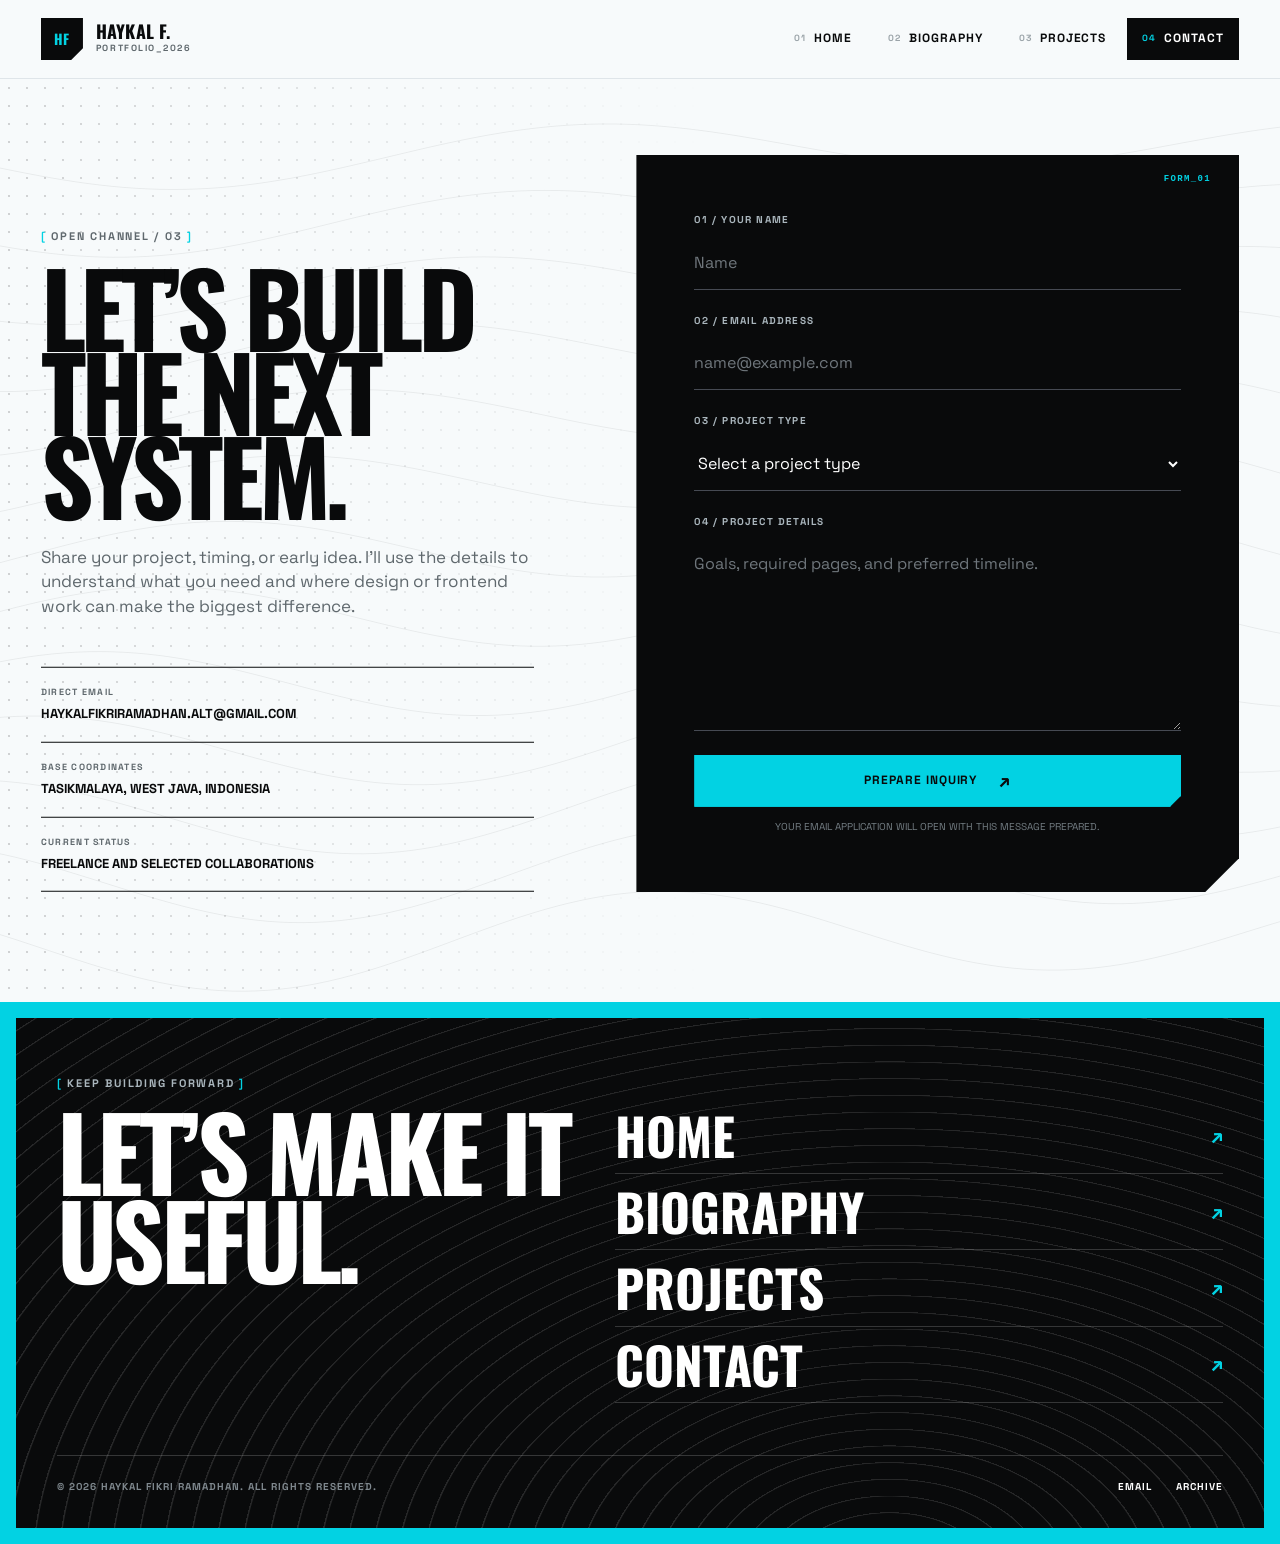
<file: contact.html>
<!DOCTYPE html>
<html lang="en">
<head>
  <meta charset="UTF-8" />
  <meta name="viewport" content="width=device-width, initial-scale=1.0" />
  <title>Redirecting | Haykal Fikri Ramadhan</title>
  <link rel="canonical" href="https://haykalramadhan.github.io/contact/" />
  <script>window.location.replace('/contact/' + window.location.search + window.location.hash);</script>
  <noscript><meta http-equiv="refresh" content="0; url=/contact/" /></noscript>
</head>
<body><p>This page has moved. <a href="/contact/">Continue to contact</a>.</p></body>
</html>
</file>
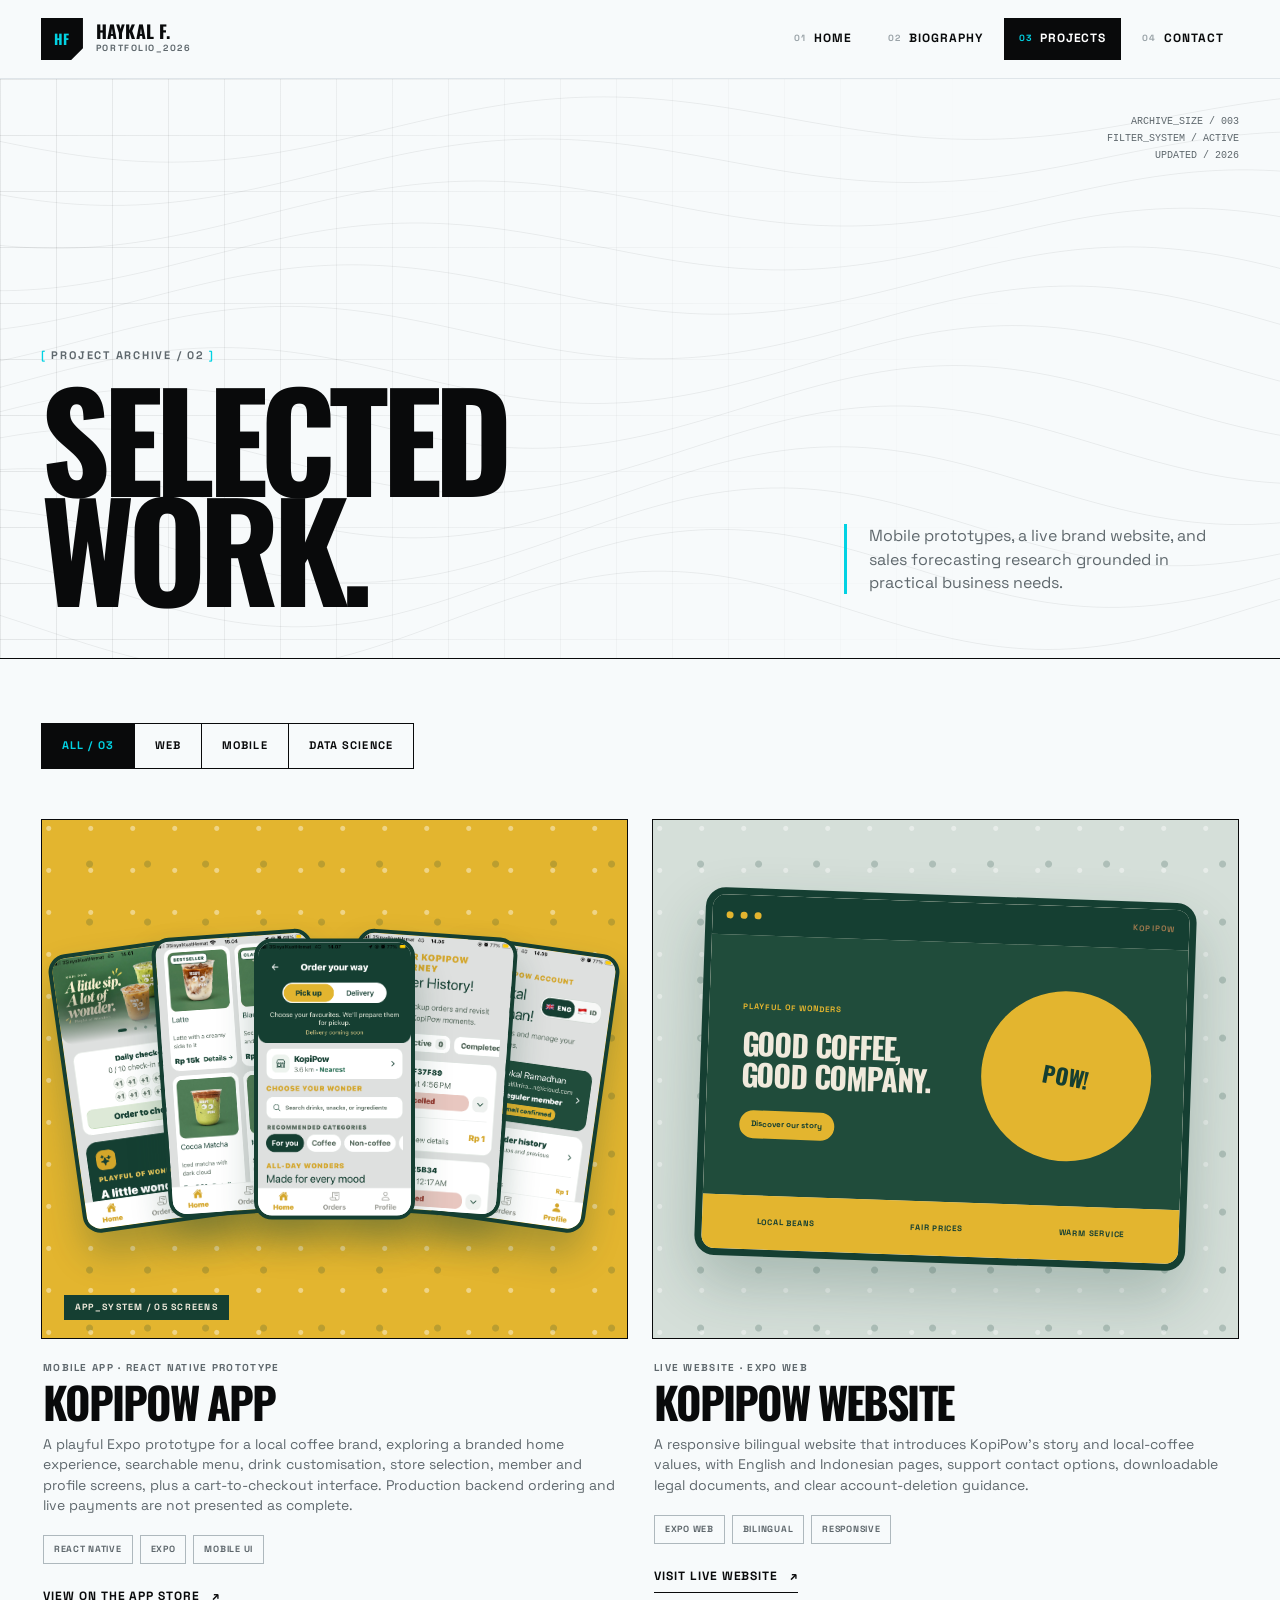
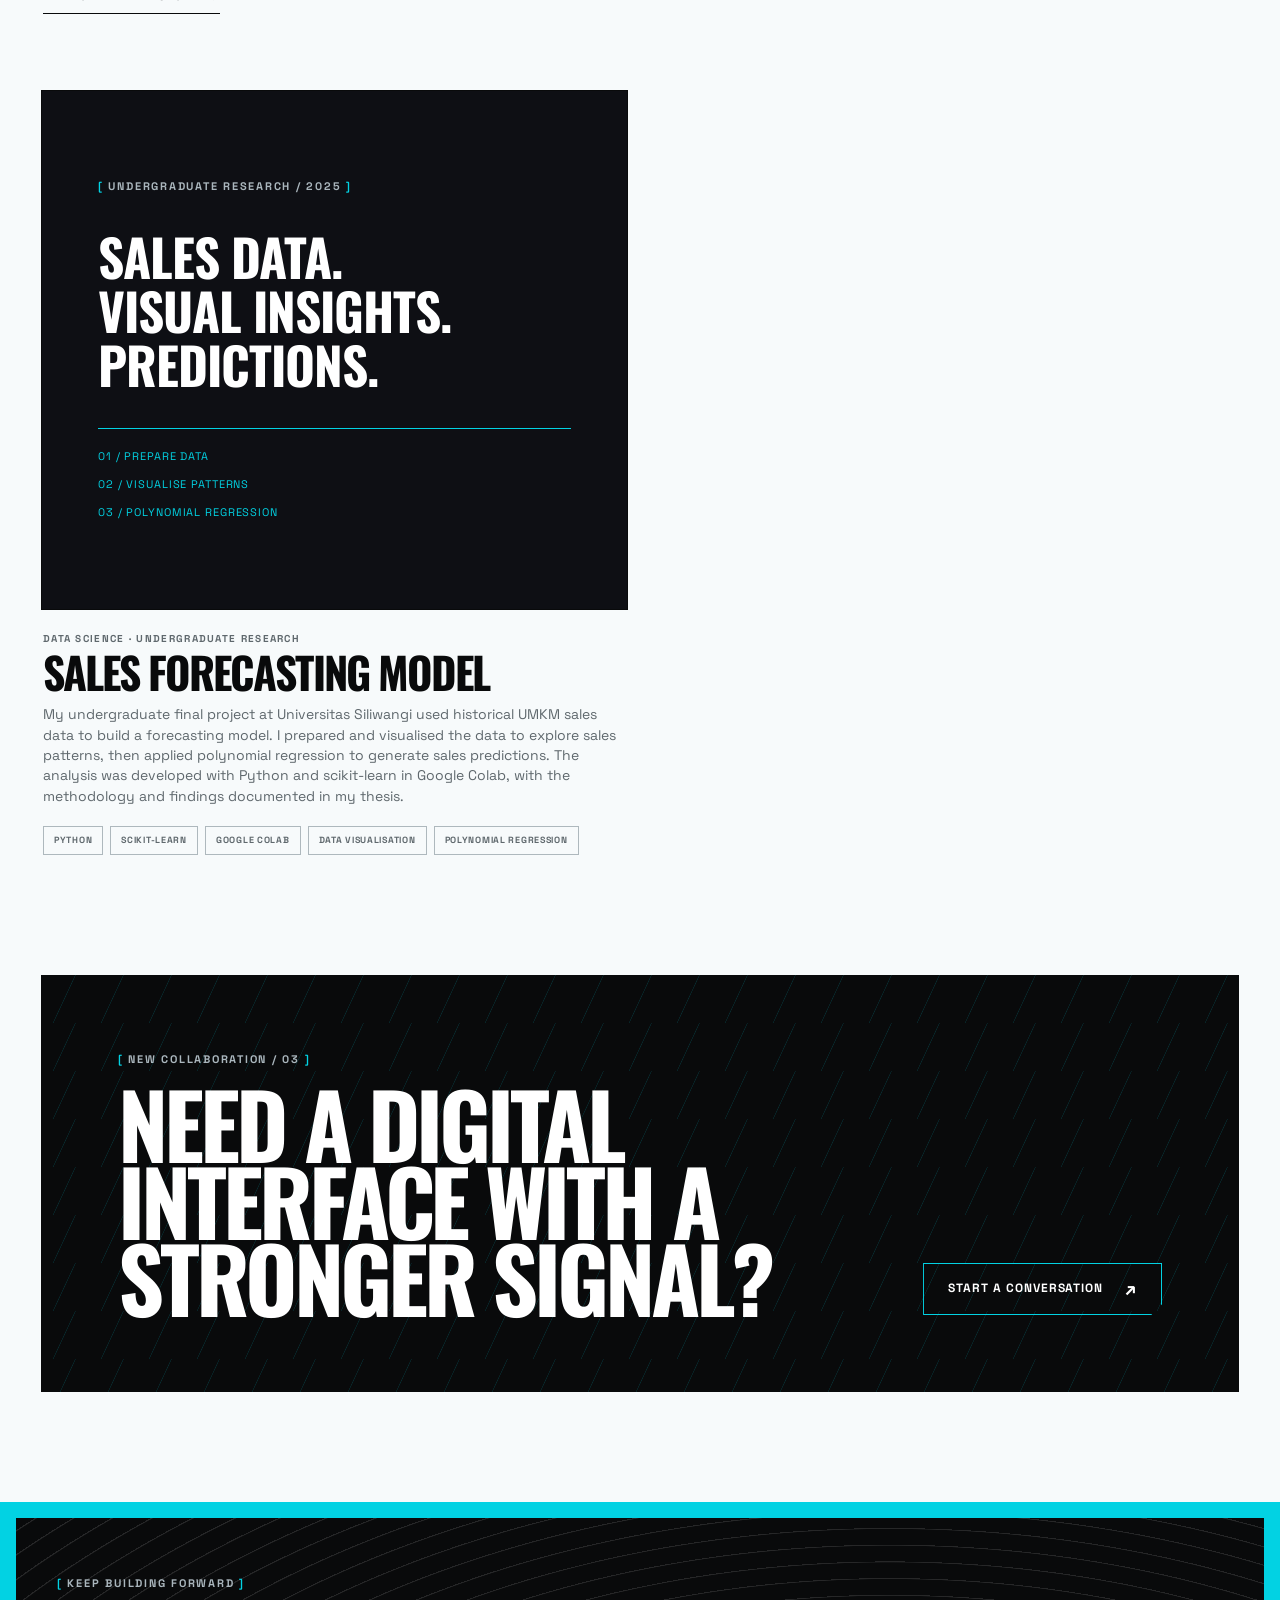
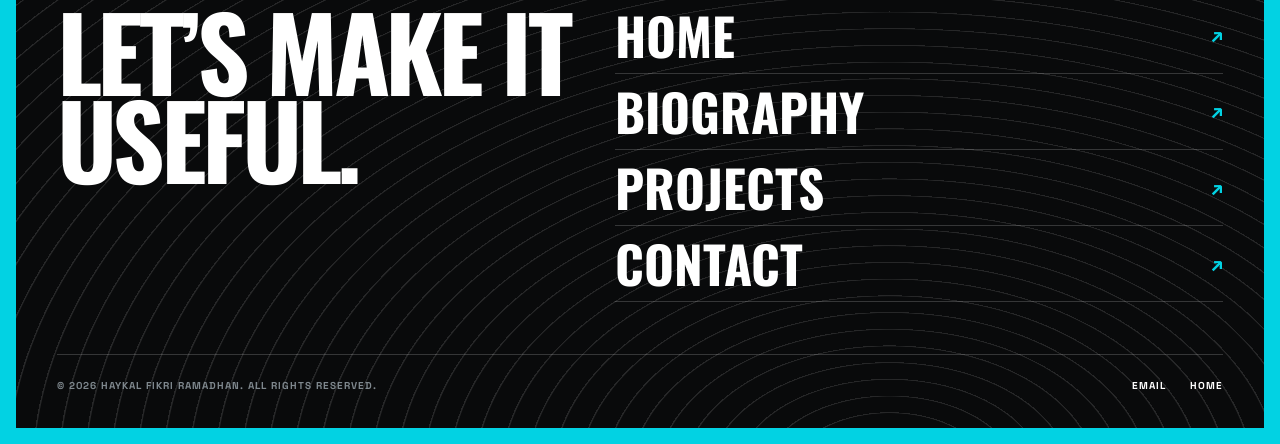
<file: projects.html>
<!DOCTYPE html>
<html lang="en">
<head>
  <meta charset="UTF-8" />
  <meta name="viewport" content="width=device-width, initial-scale=1.0" />
  <title>Redirecting | Haykal Fikri Ramadhan</title>
  <link rel="canonical" href="https://haykalramadhan.github.io/projects/" />
  <script>window.location.replace('/projects/' + window.location.search + window.location.hash);</script>
  <noscript><meta http-equiv="refresh" content="0; url=/projects/" /></noscript>
</head>
<body><p>This page has moved. <a href="/projects/">Continue to projects</a>.</p></body>
</html>
</file>
<file: assets/styles.css>
:root {
  color-scheme: light;
  --ice: #f7fafb;
  --ice-2: #ebeef1;
  --line: #dfe5e9;
  --ink: #090a0b;
  --ink-2: #0e0f14;
  --ink-3: #1b1d24;
  --steel: #aab6bd;
  --muted: #5f686d;
  --cyan: #02d2e3;
  --cyan-soft: rgba(2, 210, 227, .18);
  --white: #fff;
  --display: "Oswald", Impact, sans-serif;
  --sans: "Space Grotesk", system-ui, sans-serif;
  --gutter: clamp(20px, 3.2vw, 48px);
  --container: 1440px;
  --header-height: 78px;
}

* { box-sizing: border-box; }
html { scroll-behavior: smooth; }
body {
  margin: 0;
  min-height: 100vh;
  overflow-x: hidden;
  background: var(--ice);
  color: var(--ink);
  font-family: var(--sans);
  font-size: 16px;
  line-height: 1.45;
  -webkit-font-smoothing: antialiased;
}
body.menu-open { overflow: hidden; }
a { color: inherit; text-decoration: none; }
button, input, textarea, select { font: inherit; }
button { cursor: pointer; }
img, svg, canvas { display: block; max-width: 100%; }
::selection { background: var(--cyan); color: var(--ink); }

.skip-link {
  position: fixed; left: 20px; top: -100px; z-index: 1000;
  padding: 12px 18px; background: var(--cyan); color: var(--ink);
  font-weight: 700; text-transform: uppercase;
}
.skip-link:focus { top: 20px; }
.container { width: min(calc(100% - (var(--gutter) * 2)), var(--container)); margin-inline: auto; }

.site-header {
  position: sticky; top: 0; z-index: 100;
  background: rgba(247, 250, 251, .92);
  border-bottom: 1px solid var(--line);
  backdrop-filter: blur(14px);
}
.nav-wrap { min-height: var(--header-height); display: flex; align-items: center; justify-content: space-between; gap: 28px; }
.brand { display: inline-flex; align-items: center; gap: 13px; min-width: max-content; }
.brand-mark {
  width: 42px; height: 42px; display: grid; place-items: center;
  background: var(--ink); color: var(--cyan); font: 700 14px/1 var(--display);
  clip-path: polygon(0 0, 100% 0, 100% 72%, 72% 100%, 0 100%);
}
.brand-copy { display: grid; gap: 1px; }
.brand-name { font: 700 18px/.95 var(--display); text-transform: uppercase; letter-spacing: .01em; }
.brand-code { color: var(--muted); font-size: 9px; font-weight: 700; letter-spacing: .17em; text-transform: uppercase; }
.primary-nav { display: flex; align-items: center; gap: 6px; }
.primary-nav a {
  min-height: 42px; display: inline-flex; align-items: center; gap: 8px;
  padding: 0 14px; border: 1px solid transparent;
  font-size: 12px; font-weight: 700; letter-spacing: .08em; text-transform: uppercase;
}
.primary-nav a::before { content: attr(data-index); color: #9ba4a9; font-size: 9px; }
.primary-nav a:hover, .primary-nav a.active { border-color: var(--ink); background: var(--ink); color: var(--white); }
.primary-nav a:hover::before, .primary-nav a.active::before { color: var(--cyan); }
.menu-toggle { display: none; flex: 0 0 44px; width: 44px; height: 44px; padding: 10px; border: 1px solid var(--ink); border-radius: 0; background: transparent; }
.menu-toggle span { display: block; height: 2px; margin: 5px 0; background: var(--ink); transition: transform .25s ease, opacity .25s ease; }

.tech-label, .eyebrow {
  margin: 0; color: var(--muted); font-size: 11px; font-weight: 700;
  letter-spacing: .16em; text-transform: uppercase;
}
.tech-label::before, .eyebrow::before { content: "[ "; color: var(--cyan); }
.tech-label::after, .eyebrow::after { content: " ]"; color: var(--cyan); }
.display-title, h1, h2, h3 { margin-top: 0; font-family: var(--display); font-weight: 700; text-transform: uppercase; }
h1, .display-title { font-size: clamp(4.5rem, 10.5vw, 9.5rem); line-height: .82; letter-spacing: -.055em; }
h2 { font-size: clamp(3.4rem, 7vw, 7rem); line-height: .86; letter-spacing: -.045em; }
h3 { font-size: 1.8rem; line-height: .95; letter-spacing: -.02em; }
p { color: var(--muted); }

.button {
  position: relative; min-height: 52px; display: inline-flex; align-items: center; justify-content: center; gap: 22px;
  padding: 0 24px; border: 1px solid var(--ink); background: transparent;
  color: var(--ink); font-size: 12px; font-weight: 700; letter-spacing: .08em; text-transform: uppercase;
  clip-path: polygon(0 0, 100% 0, 100% calc(100% - 11px), calc(100% - 11px) 100%, 0 100%);
  transition: background .2s ease, color .2s ease, border-color .2s ease;
}
.button::after { content: "↗"; font-size: 18px; line-height: 1; }
.button:hover, .button-primary { background: var(--cyan); color: var(--ink); border-color: var(--cyan); }
.button-dark { color: var(--white); border-color: var(--cyan); }
.button-dark:hover { background: var(--cyan); color: var(--ink); }
.button-full { width: 100%; }
.text-link { display: inline-flex; align-items: center; gap: 12px; padding-bottom: 7px; border-bottom: 1px solid currentColor; font-size: 12px; font-weight: 700; letter-spacing: .08em; text-transform: uppercase; }
.text-link:hover { color: var(--cyan); }

.stack-shell { position: relative; background: var(--ink); }
.stack-layer { position: sticky; top: 0; min-height: calc(100vh - var(--header-height)); overflow: hidden; }
.stack-layer:last-child { position: relative; }
.stack-inner { min-height: inherit; transform-origin: center; }
.stack-shade { position: absolute; inset: 0; z-index: 20; pointer-events: none; background: var(--ink); opacity: 0; }

.hero { background: var(--ice); }
.contour-canvas { position: absolute; inset: 0; width: 100%; height: 100%; pointer-events: none; opacity: .72; }
.hero .container { position: relative; z-index: 2; min-height: calc(100vh - var(--header-height)); display: flex; flex-direction: column; }
.hero-grid { flex: 1; display: grid; grid-template-columns: 1.05fr .95fr; gap: clamp(30px, 6vw, 100px); align-items: center; padding: 66px 0 38px; }
.hero-copy { position: relative; z-index: 4; }
.hero-copy h1 { margin: 25px 0 30px; }
.hero-copy h1 span { display: block; }
.hero-copy h1 .outline { color: transparent; -webkit-text-stroke: 1.5px var(--ink); }
.hero-lead { max-width: 640px; margin: 0; font-size: clamp(16px, 1.45vw, 20px); line-height: 1.55; }
.hero-actions { display: flex; gap: 12px; flex-wrap: wrap; margin-top: 34px; }
.identity-grid { display: grid; grid-template-columns: repeat(3, 1fr); margin-top: 42px; border-top: 1px solid var(--ink); border-bottom: 1px solid var(--ink); }
.identity-item { padding: 15px 14px 15px 0; border-right: 1px solid var(--ink); }
.identity-item:last-child { padding-left: 14px; border-right: 0; }
.identity-item:nth-child(2) { padding-left: 14px; }
.identity-item span { display: block; color: var(--muted); font-size: 9px; font-weight: 700; letter-spacing: .13em; text-transform: uppercase; }
.identity-item strong { display: block; margin-top: 5px; font-size: 12px; text-transform: uppercase; }

.hero-stage { position: relative; min-height: 580px; display: grid; place-items: center; }
.stage-grid { position: absolute; inset: 5%; background-image: linear-gradient(rgba(9,10,11,.08) 1px, transparent 1px), linear-gradient(90deg, rgba(9,10,11,.08) 1px, transparent 1px); background-size: 42px 42px; mask-image: radial-gradient(circle at center, black, transparent 70%); }
.orbit { position: absolute; border: 1px solid rgba(9,10,11,.25); border-radius: 50%; }
.orbit-one { width: 430px; height: 430px; }
.orbit-two { width: 310px; height: 310px; border-style: dashed; transform: rotate(22deg); }
.orbit-three { width: 190px; height: 190px; border-color: var(--cyan); }
.stage-cross::before, .stage-cross::after { content: ""; position: absolute; left: 50%; top: 50%; background: rgba(9,10,11,.22); transform: translate(-50%, -50%); }
.stage-cross::before { width: min(100%, 520px); height: 1px; }
.stage-cross::after { width: 1px; height: min(100%, 520px); }
.monogram-core {
  position: relative; z-index: 3; width: 180px; height: 180px; display: grid; place-items: center;
  color: var(--ink); background: var(--cyan); font: 700 74px/.8 var(--display);
  clip-path: polygon(0 0, 100% 0, 100% 74%, 74% 100%, 0 100%);
  box-shadow: 0 0 0 15px var(--cyan-soft);
}
.stage-tag { position: absolute; z-index: 4; padding: 10px 12px; border: 1px solid var(--ink); background: var(--ice); font-size: 9px; font-weight: 700; letter-spacing: .12em; text-transform: uppercase; }
.stage-tag-one { top: 17%; right: 6%; }
.stage-tag-two { left: 5%; bottom: 22%; }
.stage-coordinate { position: absolute; right: 4%; bottom: 6%; color: var(--muted); font: 500 10px/1.5 monospace; text-align: right; }
.hero-bottom { display: grid; grid-template-columns: 1fr auto 1fr; align-items: center; gap: 24px; padding: 20px 0; border-top: 1px solid var(--ink); }
.hero-bottom p { margin: 0; font-size: 10px; font-weight: 700; letter-spacing: .13em; text-transform: uppercase; }
.hero-bottom p:last-child { text-align: right; }
.scroll-cue { display: flex; align-items: center; gap: 10px; color: var(--ink); }
.scroll-cue i { width: 38px; height: 1px; background: var(--cyan); }

.capabilities { color: var(--white); background: var(--ink); }
.capabilities::before { content: ""; position: absolute; inset: 0; opacity: .33; background-image: radial-gradient(circle, #6f787c 1px, transparent 1.5px); background-size: 16px 16px; mask-image: linear-gradient(90deg, black, transparent 74%); }
.capabilities .container { position: relative; z-index: 2; min-height: calc(100vh - var(--header-height)); padding-block: 70px; }
.section-kicker { display: flex; align-items: center; justify-content: space-between; gap: 25px; margin-bottom: 50px; }
.section-index { color: var(--cyan); font: 700 64px/.8 var(--display); }
.capabilities-heading { display: grid; grid-template-columns: 1.1fr .9fr; align-items: end; gap: 50px; }
.capabilities-heading h2 { max-width: 900px; margin-bottom: 0; }
.capabilities-heading p { max-width: 520px; margin: 0 0 5px; color: var(--steel); font-size: 16px; }
.systems-grid { display: grid; grid-template-columns: 1fr 1fr 1fr; margin-top: 70px; border-top: 1px solid #363a42; border-left: 1px solid #363a42; }
.system-card { position: relative; min-height: 255px; padding: 30px; border-right: 1px solid #363a42; border-bottom: 1px solid #363a42; background: rgba(14,15,20,.72); }
.system-card::after { content: ""; position: absolute; right: 0; bottom: 0; width: 22px; height: 22px; background: linear-gradient(135deg, transparent 49%, var(--cyan) 50%); }
.system-number { display: block; margin-bottom: 66px; color: var(--cyan); font: 500 12px/1 var(--sans); }
.system-card h3 { margin-bottom: 12px; color: var(--white); }
.system-card p { margin: 0; color: var(--steel); font-size: 13px; }

.biography-section {
  position: relative;
  z-index: 3;
  padding: 120px 0 132px;
  overflow: hidden;
  color: var(--white);
  background: var(--ink-2);
  border-top: 1px solid #2c3037;
}
.biography-section::before {
  content: "";
  position: absolute;
  inset: 0;
  opacity: .28;
  pointer-events: none;
  background-image: linear-gradient(rgba(255,255,255,.06) 1px, transparent 1px), linear-gradient(90deg, rgba(255,255,255,.06) 1px, transparent 1px);
  background-size: 72px 72px;
  mask-image: linear-gradient(135deg, black, transparent 64%);
}
.biography-section > .container { position: relative; z-index: 2; }
.biography-header {
  display: grid;
  grid-template-columns: 1.08fr .92fr;
  gap: clamp(50px, 8vw, 130px);
  align-items: end;
  padding-bottom: 88px;
  border-bottom: 1px solid #343841;
}
.biography-header h2 { max-width: 900px; margin: 20px 0 0; }
.biography-intro { padding-left: 26px; border-left: 3px solid var(--cyan); }
.biography-intro > p { margin: 0 0 17px; color: var(--steel); font-size: 15px; line-height: 1.65; }
.biography-intro > p:first-child { color: var(--white); }
.biography-facts { display: grid; grid-template-columns: repeat(3, 1fr); margin-top: 34px; border-top: 1px solid #343841; }
.biography-facts span { padding: 16px 12px 0 0; }
.biography-facts small { display: block; margin-bottom: 5px; color: #778087; font-size: 8px; font-weight: 700; letter-spacing: .12em; text-transform: uppercase; }
.biography-facts strong { color: var(--white); font-size: 10px; letter-spacing: .05em; text-transform: uppercase; }

.timeline { position: relative; display: grid; gap: 0; margin: 0; padding: 0; list-style: none; }
.timeline::before { content: ""; position: absolute; top: 0; bottom: 0; left: 171px; width: 1px; background: #3c4249; }
.timeline-entry {
  position: relative;
  min-height: 430px;
  display: grid;
  grid-template-columns: 140px 62px minmax(0, .82fr) minmax(360px, 1.18fr);
  gap: 30px;
  align-items: center;
  padding: 72px 0;
  border-bottom: 1px solid #343841;
}
.timeline-entry:last-child { border-bottom: 0; }
.timeline-year { align-self: start; padding-top: 3px; color: var(--cyan); font: 700 clamp(2.4rem, 4vw, 4.5rem)/.85 var(--display); letter-spacing: -.05em; }
.timeline-node {
  position: relative;
  z-index: 3;
  width: 15px;
  height: 15px;
  justify-self: center;
  border: 3px solid var(--ink-2);
  outline: 1px solid var(--cyan);
  background: var(--cyan);
  transform: rotate(45deg);
}
.timeline-copy { max-width: 490px; }
.timeline-copy h3 { margin: 18px 0 22px; color: var(--white); font-size: clamp(2.8rem, 4.6vw, 5.2rem); line-height: .89; }
.timeline-copy > p:last-child { max-width: 440px; margin: 0; color: var(--steel); font-size: 14px; line-height: 1.65; }
.timeline-code { margin: 0; color: var(--cyan); font: 700 9px/1.3 var(--sans); letter-spacing: .15em; text-transform: uppercase; }
.timeline-media {
  position: relative;
  min-height: 330px;
  display: flex;
  flex-direction: column;
  justify-content: space-between;
  align-items: flex-start;
  padding: 24px;
  overflow: hidden;
  border: 1px solid #4a5057;
  background: #171a20;
  clip-path: polygon(0 0, 100% 0, 100% calc(100% - 34px), calc(100% - 34px) 100%, 0 100%);
}
.timeline-media::before, .timeline-media::after { content: ""; position: absolute; pointer-events: none; }
.timeline-media::before { inset: 0; opacity: .48; background-image: linear-gradient(rgba(255,255,255,.08) 1px, transparent 1px), linear-gradient(90deg, rgba(255,255,255,.08) 1px, transparent 1px); background-size: 28px 28px; }
.timeline-media::after { width: 210px; height: 210px; right: -52px; bottom: -64px; border: 1px solid var(--cyan); border-radius: 50%; box-shadow: 0 0 0 28px rgba(2,210,227,.08), 0 0 0 70px rgba(2,210,227,.04); }
.timeline-media > * { position: relative; z-index: 2; }
.timeline-media span { font-size: 9px; font-weight: 700; letter-spacing: .14em; text-transform: uppercase; }
.timeline-media span { color: var(--steel); }
.timeline-media b { align-self: center; color: transparent; font: 700 clamp(4.5rem, 8vw, 8.5rem)/.8 var(--display); letter-spacing: -.06em; text-transform: uppercase; -webkit-text-stroke: 1px rgba(255,255,255,.56); transform: rotate(-4deg); }
.timeline-entry:nth-child(even) .timeline-copy { grid-column: 4; grid-row: 1; padding-left: 20px; }
.timeline-entry:nth-child(even) .timeline-media { grid-column: 3; grid-row: 1; }
.timeline-media-school { background: #16252b; }
.timeline-media-school::before { background-image: repeating-linear-gradient(115deg, transparent 0 19px, rgba(255,255,255,.07) 20px 21px); }
.timeline-media-return { background: #20251e; }
.timeline-media-return::before { background-image: repeating-linear-gradient(45deg, transparent 0 24px, rgba(2,210,227,.09) 25px 26px); }
.timeline-media-university { background: #211f28; }
.timeline-media-university::before { background-image: radial-gradient(circle, rgba(255,255,255,.13) 1px, transparent 1.5px); background-size: 18px 18px; }
.timeline-media-coffee { background: #292117; }
.timeline-media-coffee::before { background-image: radial-gradient(circle at 50% 50%, transparent 0 18px, rgba(255,255,255,.08) 19px 20px, transparent 21px); background-size: 70px 70px; }
.timeline-media-resume { background: #172329; }
.timeline-media-resume::before { background-image: linear-gradient(90deg, transparent 49%, rgba(2,210,227,.12) 50%, transparent 51%), linear-gradient(transparent 49%, rgba(2,210,227,.12) 50%, transparent 51%); background-size: 38px 38px; }
.timeline-media-coffee-years { background: #261d1a; }
.timeline-media-coffee-years::before { background-image: repeating-linear-gradient(120deg, transparent 0 30px, rgba(255,255,255,.07) 31px 32px); }
.timeline-media-thesis { background: #24211a; }
.timeline-media-thesis::before { background-image: repeating-linear-gradient(0deg, transparent 0 27px, rgba(255,255,255,.08) 28px 29px); }
.timeline-media-now { background: #192127; }
.timeline-media-now::before { background-image: repeating-radial-gradient(ellipse at 15% 100%, transparent 0 24px, rgba(255,255,255,.08) 25px 26px); }

.work-section { position: relative; z-index: 3; padding: 110px 0 120px; background: var(--ice); }
.section-heading { display: flex; justify-content: space-between; align-items: end; gap: 48px; margin-bottom: 64px; }
.section-heading h2 { max-width: 900px; margin: 16px 0 0; }
.section-heading-side { max-width: 330px; padding-left: 22px; border-left: 3px solid var(--cyan); }
.section-heading-side p { margin: 0 0 18px; font-size: 13px; }
.featured-grid { display: grid; grid-template-columns: 1.28fr .72fr; gap: 24px; }
.project-card, .portfolio-item { min-width: 0; }
.project-preview { position: relative; min-height: 450px; display: grid; place-items: center; overflow: hidden; background: var(--ice-2); border: 1px solid var(--ink); }
.project-card-large .project-preview { min-height: 580px; }
.project-card .project-preview::after, .portfolio-item .project-preview::after { content: ""; position: absolute; inset: 0; pointer-events: none; box-shadow: inset 0 0 0 0 var(--cyan); transition: box-shadow .25s ease; }
.project-card:hover .project-preview::after, .portfolio-item:hover .project-preview::after { box-shadow: inset 0 0 0 6px var(--cyan); }
.project-card:hover .project-preview > *, .portfolio-item:hover .project-preview > * { transform: translateY(-5px) scale(1.015); }
.project-preview > * { transition: transform .35s cubic-bezier(.2,0,0,1); }
.project-meta { display: flex; justify-content: space-between; align-items: center; gap: 20px; padding: 20px 2px 0; }
.project-meta p, .portfolio-item-copy > p:first-child { margin: 0 0 7px; color: var(--muted); font-size: 10px; font-weight: 700; letter-spacing: .13em; text-transform: uppercase; }
.project-meta h3 { margin: 0; font-size: clamp(1.7rem, 2.5vw, 2.4rem); }
.arrow-box { width: 48px; height: 48px; display: grid; place-items: center; border: 1px solid var(--ink); font-size: 20px; }
.project-card:hover .arrow-box { background: var(--cyan); }

.cta-section { padding: 0 0 110px; background: var(--ice); }
.cta-card { position: relative; min-height: 330px; display: grid; grid-template-columns: 1fr auto; align-items: end; gap: 50px; padding: clamp(34px, 6vw, 80px); overflow: hidden; color: var(--white); background: var(--ink); }
.cta-card::before { content: ""; position: absolute; inset: 0; opacity: .17; background-image: linear-gradient(115deg, transparent 48%, var(--cyan) 49%, transparent 50%); background-size: 48px 48px; }
.cta-card > * { position: relative; z-index: 2; }
.cta-card h2 { max-width: 900px; margin: 16px 0 0; }
.cta-card .eyebrow { color: var(--steel); }

.page-hero { position: relative; min-height: 580px; display: flex; align-items: end; overflow: hidden; border-bottom: 1px solid var(--ink); }
.page-hero::before { content: ""; position: absolute; inset: 0; background-image: linear-gradient(rgba(9,10,11,.08) 1px, transparent 1px), linear-gradient(90deg, rgba(9,10,11,.08) 1px, transparent 1px); background-size: 56px 56px; mask-image: linear-gradient(90deg, black, transparent 80%); }
.page-hero-grid { position: relative; z-index: 2; display: grid; grid-template-columns: 1.3fr .7fr; align-items: end; gap: 70px; padding: 90px 0 56px; }
.page-hero h1 { margin: 18px 0 0; }
.page-intro { margin: 0 0 8px; padding-left: 22px; border-left: 3px solid var(--cyan); font-size: 16px; }
.page-code { position: absolute; top: 34px; right: var(--gutter); color: var(--muted); font: 500 10px/1.7 monospace; text-align: right; }

.projects-section { padding: 64px 0 120px; }
.filter-bar { display: flex; gap: 0; margin-bottom: 50px; border: 1px solid var(--ink); width: max-content; max-width: 100%; }
.filter-button { min-height: 44px; padding: 0 20px; border: 0; border-right: 1px solid var(--ink); background: transparent; color: var(--ink); font-size: 11px; font-weight: 700; letter-spacing: .1em; text-transform: uppercase; }
.filter-button:last-child { border-right: 0; }
.filter-button:hover, .filter-button.active { background: var(--ink); color: var(--cyan); }
.projects-grid { display: grid; grid-template-columns: repeat(2, minmax(0, 1fr)); gap: 76px 24px; }
.portfolio-item.is-hidden { display: none; }
.project-preview-tall { min-height: 520px; }
.portfolio-item-copy { padding: 22px 2px 0; }
.portfolio-item-copy h2 { margin-bottom: 14px; font-size: clamp(2rem, 3.4vw, 3.2rem); }
.project-description { max-width: 650px; margin: 0 0 20px; font-size: 14px; }
.tag-list { display: flex; gap: 7px; flex-wrap: wrap; }
.tag-list span { padding: 7px 10px; border: 1px solid #aeb8bd; color: var(--muted); font-size: 9px; font-weight: 700; letter-spacing: .08em; text-transform: uppercase; }
.project-live-link { margin-top: 24px; }

.preview-kopipow-app, .preview-kopipow-website { background: #e3b52f; }
.preview-kopipow-app::before, .preview-kopipow-website::before { content: ""; position: absolute; inset: 0; background: radial-gradient(circle at 16% 20%, rgba(255,255,255,.42) 0 2px, transparent 3px), radial-gradient(circle at 82% 76%, rgba(20,63,50,.2) 0 3px, transparent 4px); background-size: 42px 42px, 58px 58px; }
.kopipow-shot-gallery { position: relative; z-index: 2; width: 92%; height: 88%; }
.kopipow-shot {
  position: absolute;
  top: 50%;
  width: 30%;
  height: auto;
  border: 4px solid #153f32;
  border-radius: 18px;
  background: #dfe3e1;
  box-shadow: 0 22px 36px rgba(21,63,50,.28);
  transform-origin: center;
}
.kopipow-shot:nth-child(1) { left: 0; z-index: 1; transform: translateY(-48%) rotate(-8deg); }
.kopipow-shot:nth-child(2) { left: 17.5%; z-index: 2; transform: translateY(-52%) rotate(-4deg); }
.kopipow-shot:nth-child(3) { left: 35%; z-index: 5; transform: translateY(-50%); }
.kopipow-shot:nth-child(4) { left: 52.5%; z-index: 3; transform: translateY(-52%) rotate(4deg); }
.kopipow-shot:nth-child(5) { left: 70%; z-index: 2; transform: translateY(-48%) rotate(8deg); }
.kopipow-screen-label { position: absolute; z-index: 8; left: 22px; bottom: 18px; padding: 8px 11px; color: #f0eadc; background: #153f32; font: 800 9px/1 var(--sans); letter-spacing: .14em; text-transform: uppercase; }
.preview-kopipow-website { background: #d5dfd9; }
.kopipow-browser { position: relative; z-index: 2; width: 84%; overflow: hidden; border: 7px solid #153f32; border-radius: 20px; background: #f0eadc; box-shadow: 0 28px 60px rgba(21,63,50,.24); transform: rotate(2deg); }
.kopipow-browser-bar { height: 40px; display: flex; align-items: center; gap: 7px; padding: 0 14px; color: #9b784e; background: #153f32; }
.kopipow-browser-bar i { width: 7px; height: 7px; border-radius: 50%; background: #e3b52f; }
.kopipow-browser-bar span { margin-left: auto; font-size: 8px; font-weight: 800; letter-spacing: .16em; text-transform: uppercase; }
.kopipow-web-hero { min-height: 260px; display: grid; grid-template-columns: 1.15fr .85fr; align-items: center; gap: 10px; padding: 34px; color: #f0eadc; background: #204c3b; }
.kopipow-web-hero small { color: #e3b52f; font-size: 8px; font-weight: 800; letter-spacing: .13em; }
.kopipow-web-hero strong { display: block; margin: 13px 0 20px; font: 800 30px/1.02 var(--display); letter-spacing: -.04em; text-transform: uppercase; }
.kopipow-web-hero span { display: inline-block; padding: 8px 12px; border-radius: 999px; color: #153f32; background: #e3b52f; font-size: 8px; font-weight: 800; }
.kopipow-web-hero b { aspect-ratio: 1; display: grid; place-items: center; border-radius: 50%; color: #153f32; background: #e3b52f; font: 800 22px/1 var(--display); transform: rotate(9deg); }
.kopipow-web-strip { min-height: 54px; display: flex; align-items: center; justify-content: space-around; gap: 10px; padding: 12px; color: #153f32; background: #e3b52f; font-size: 8px; font-weight: 800; letter-spacing: .1em; }

.preview-model { background: var(--ink-2); color: var(--white); padding: clamp(24px, 5vw, 56px); }
.model-cover { width: 100%; min-width: 0; }
.model-cover .tech-label { color: var(--steel); }
.model-cover h3 { margin: 36px 0; font-size: clamp(2rem, 4vw, 4rem); line-height: 1.05; }
.model-process { display: grid; gap: 12px; border-top: 1px solid var(--cyan); padding-top: 20px; color: var(--cyan); font-size: 11px; text-transform: uppercase; letter-spacing: .08em; }

.contact-section { position: relative; min-height: calc(100vh - var(--header-height)); padding: 76px 0 110px; overflow: hidden; }
.contact-section::before { content: ""; position: absolute; inset: 0; background-image: radial-gradient(circle, rgba(9,10,11,.17) 1px, transparent 1.4px); background-size: 18px 18px; mask-image: linear-gradient(90deg, black, transparent 55%); }
.contact-grid { position: relative; z-index: 2; display: grid; grid-template-columns: .9fr 1.1fr; gap: clamp(50px, 8vw, 130px); align-items: start; }
.contact-copy { position: sticky; top: calc(var(--header-height) + 40px); }
.contact-copy h1 { margin: 20px 0 28px; font-size: clamp(4rem, 8vw, 7.6rem); }
.contact-copy > p:not(.eyebrow) { max-width: 580px; font-size: 17px; }
.contact-details { margin-top: 48px; border-top: 1px solid var(--ink); }
.contact-details > * { display: grid; gap: 6px; padding: 18px 0; border-bottom: 1px solid var(--ink); }
.contact-details span { color: var(--muted); font-size: 9px; font-weight: 700; letter-spacing: .14em; text-transform: uppercase; }
.contact-details strong { font-size: 13px; overflow-wrap: anywhere; text-transform: uppercase; }
.contact-details a:hover strong { color: #008e9a; }
.contact-form { position: relative; padding: clamp(28px, 5vw, 58px); color: var(--white); background: var(--ink); clip-path: polygon(0 0, 100% 0, 100% calc(100% - 34px), calc(100% - 34px) 100%, 0 100%); }
.contact-form::before { content: "FORM_01"; position: absolute; right: 28px; top: 20px; color: var(--cyan); font: 700 9px/1 monospace; letter-spacing: .15em; }
.form-row { display: grid; gap: 8px; margin-bottom: 24px; }
.form-row label { color: var(--steel); font-size: 10px; font-weight: 700; letter-spacing: .12em; text-transform: uppercase; }
.form-row input, .form-row textarea, .form-row select { width: 100%; padding: 15px 0; border: 0; border-bottom: 1px solid #464a53; border-radius: 0; outline: 0; background: transparent; color: var(--white); }
.form-row input:focus, .form-row textarea:focus, .form-row select:focus { border-bottom-color: var(--cyan); }
.form-row textarea { min-height: 145px; resize: vertical; }
.form-row select option { background: var(--ink); color: var(--white); }
.form-row input::placeholder, .form-row textarea::placeholder { color: #6f767c; }
.form-note { margin: 13px 0 0; color: #737d83; font-size: 10px; text-align: center; text-transform: uppercase; }

.site-footer { padding: 16px; background: var(--cyan); }
.footer-panel { position: relative; min-height: 510px; overflow: hidden; color: var(--white); background: var(--ink); }
.footer-panel::before { content: ""; position: absolute; inset: 0; opacity: .12; background-image: repeating-radial-gradient(ellipse at 70% 110%, transparent 0 24px, white 25px 26px); }
.footer-inner { position: relative; z-index: 2; min-height: 510px; display: grid; grid-template-columns: 1fr 1.15fr; grid-template-rows: 1fr auto; gap: 30px; align-items: center; padding-block: 58px 34px; }
.footer-title { align-self: start; max-width: 630px; }
.footer-title p { color: var(--steel); }
.footer-title h2 { margin: 14px 0 0; font-size: clamp(4rem, 8vw, 8rem); }
.footer-nav { display: grid; align-self: center; }
.footer-nav a { display: flex; justify-content: space-between; align-items: center; padding: 12px 0; border-bottom: 1px solid rgba(255,255,255,.18); font: 700 clamp(2rem, 4vw, 3.5rem)/1 var(--display); text-transform: uppercase; }
.footer-nav a::after { content: "↗"; color: var(--cyan); font-family: var(--sans); font-size: 20px; }
.footer-nav a:hover { color: var(--cyan); }
.footer-foot { grid-column: 1 / -1; display: flex; justify-content: space-between; gap: 30px; padding-top: 24px; border-top: 1px solid rgba(255,255,255,.18); }
.footer-foot p { margin: 0; color: #7f888e; font-size: 10px; font-weight: 700; letter-spacing: .1em; text-transform: uppercase; }
.footer-links { display: flex; gap: 24px; color: var(--white); font-size: 10px; font-weight: 700; letter-spacing: .1em; text-transform: uppercase; }
.footer-links a:hover { color: var(--cyan); }

.reveal { opacity: 0; transform: translateY(28px); transition: opacity .75s cubic-bezier(.2,0,0,1), transform .75s cubic-bezier(.2,0,0,1); }
.reveal.is-visible { opacity: 1; transform: none; }

@media (max-width: 1024px) {
  .hero-grid, .capabilities-heading, .biography-header, .page-hero-grid, .contact-grid { grid-template-columns: 1fr; }
  .hero-grid { padding-top: 54px; }
  .hero-stage { min-height: 470px; }
  .capabilities-heading { align-items: start; }
  .systems-grid { grid-template-columns: 1fr; }
  .system-card { min-height: 210px; }
  .system-number { margin-bottom: 42px; }
  .biography-header { align-items: start; }
  .timeline::before { left: 126px; }
  .timeline-entry { grid-template-columns: 96px 32px minmax(0, .9fr) minmax(300px, 1.1fr); gap: 22px; }
  .page-hero-grid { gap: 30px; }
  .page-intro { max-width: 650px; }
  .contact-grid { gap: 60px; }
  .contact-copy { position: static; }
  .footer-inner { grid-template-columns: 1fr; }
  .footer-title h2 { max-width: 760px; }
}

@media (max-width: 760px) {
  :root { --header-height: 70px; --gutter: 20px; }
  /* A filtered ancestor would constrain the fixed menu to the header. */
  .site-header { backdrop-filter: none; -webkit-backdrop-filter: none; background: var(--ice); }
  .nav-wrap { gap: 16px; }
  .hero-grid > *, .biography-header > *, .page-hero-grid > *, .contact-grid > *, .footer-inner > * { min-width: 0; }
  h1, h2, h3 { overflow-wrap: anywhere; }
  .brand-code { display: none; }
  .menu-toggle { display: block; position: relative; z-index: 102; }
  .primary-nav { position: fixed; inset: 0; height: 100vh; height: 100dvh; z-index: 101; display: flex; flex-direction: column; justify-content: safe center; align-items: stretch; gap: 0; padding: calc(var(--header-height) + 20px) 28px 28px; overflow-y: auto; overscroll-behavior: contain; background: var(--ink); opacity: 0; visibility: hidden; transform: translateY(-12px); transition: opacity .25s ease, visibility .25s ease, transform .25s ease; }
  .primary-nav.is-open { opacity: 1; visibility: visible; transform: none; }
  .primary-nav a { flex-shrink: 0; min-height: 70px; justify-content: space-between; border: 0; border-bottom: 1px solid rgba(255,255,255,.18); color: var(--white); font: 700 32px/1 var(--display); }
  .primary-nav a::before { order: 2; color: var(--cyan); font: 700 10px/1 var(--sans); }
  .menu-toggle.is-open { border-color: var(--white); }
  .menu-toggle.is-open span { background: var(--white); }
  .menu-toggle.is-open span:nth-child(1) { transform: translateY(7px) rotate(45deg); }
  .menu-toggle.is-open span:nth-child(2) { opacity: 0; }
  .menu-toggle.is-open span:nth-child(3) { transform: translateY(-7px) rotate(-45deg); }
  .stack-layer { position: relative; min-height: auto; }
  .hero .container, .capabilities .container { min-height: auto; }
  .hero-grid { grid-template-columns: 1fr; padding: 60px 0 30px; }
  .hero-copy h1 { font-size: clamp(4.5rem, 23vw, 7rem); }
  .hero-stage { min-height: 390px; }
  .orbit-one { width: 330px; height: 330px; }
  .orbit-two { width: 240px; height: 240px; }
  .monogram-core { width: 140px; height: 140px; font-size: 58px; }
  .stage-tag-one { right: 0; }
  .stage-tag-two { left: 0; }
  .identity-grid { grid-template-columns: 1fr; }
  .identity-item, .identity-item:nth-child(2), .identity-item:last-child { padding: 12px 0; border-right: 0; border-bottom: 1px solid var(--ink); }
  .identity-item:last-child { border-bottom: 0; }
  .hero-bottom { grid-template-columns: 1fr auto; }
  .hero-bottom p:last-child { display: none; }
  .capabilities .container { padding-block: 72px; }
  .section-kicker { margin-bottom: 36px; }
  .section-index { font-size: 46px; }
  .biography-section { padding: 80px 0 92px; }
  .biography-header { gap: 36px; padding-bottom: 60px; }
  .biography-intro { max-width: 700px; }
  .timeline::before { left: 78px; }
  .timeline-entry {
    min-height: 0;
    grid-template-columns: 58px 40px minmax(0, 1fr);
    gap: 16px;
    align-items: start;
    padding: 58px 0;
  }
  .timeline-year { grid-column: 1; grid-row: 1 / span 2; font-size: 2.05rem; writing-mode: vertical-rl; transform: rotate(180deg); }
  .timeline-node { grid-column: 2; grid-row: 1 / span 2; margin-top: 5px; }
  .timeline-copy, .timeline-entry:nth-child(even) .timeline-copy { grid-column: 3; grid-row: 1; max-width: 650px; padding-left: 0; }
  .timeline-media, .timeline-entry:nth-child(even) .timeline-media { grid-column: 3; grid-row: 2; width: 100%; min-height: 260px; margin-top: 32px; }
  .timeline-copy h3 { font-size: clamp(2.7rem, 13vw, 4.5rem); }
  .work-section { padding: 80px 0; }
  .section-heading { align-items: start; flex-direction: column; margin-bottom: 42px; }
  .featured-grid, .projects-grid { grid-template-columns: 1fr; }
  .project-preview, .project-card-large .project-preview, .project-preview-tall { min-height: 390px; }
  .project-card-large .project-preview { min-height: 450px; }
  .cta-section { padding-bottom: 80px; }
  .cta-card { grid-template-columns: 1fr; align-items: end; }
  .page-hero { min-height: 520px; }
  .page-hero-grid { padding: 90px 0 44px; }
  .page-code { top: 22px; }
  .filter-bar { width: 100%; overflow-x: auto; }
  .filter-button { flex: 1 0 auto; }
  .projects-section { padding-bottom: 90px; }
  .kopipow-shot-gallery { width: 98%; height: 84%; }
  .kopipow-shot { width: 35%; border-width: 3px; border-radius: 14px; }
  .kopipow-shot:nth-child(1) { left: -3%; }
  .kopipow-shot:nth-child(2) { left: 14%; }
  .kopipow-shot:nth-child(3) { left: 32.5%; }
  .kopipow-shot:nth-child(4) { left: 51%; }
  .kopipow-shot:nth-child(5) { left: 68%; }
  .kopipow-browser { width: 92%; }
  .kopipow-web-hero { min-height: 220px; padding: 24px; }
  .kopipow-web-hero strong { font-size: 24px; }
  .contact-section { padding-top: 58px; }
  .contact-form { padding: 44px 24px; }
  .site-footer { padding: 10px; }
  .footer-inner { padding-block: 44px 26px; }
  .footer-foot { align-items: flex-start; flex-direction: column; }
  .footer-links { flex-wrap: wrap; }
}

@media (max-width: 420px) {
  .hero-copy h1 { font-size: 4.45rem; }
  .hero-actions .button { width: 100%; }
  .hero-stage { min-height: 340px; }
  .orbit-one { width: 290px; height: 290px; }
  .orbit-two { width: 210px; height: 210px; }
  .page-hero h1 { font-size: 4.1rem; }
  .biography-facts { grid-template-columns: 1fr; }
  .biography-facts span { padding-top: 13px; }
  .timeline::before { left: 60px; }
  .timeline-entry { grid-template-columns: 42px 20px minmax(0, 1fr); gap: 8px; }
  .timeline-year { font-size: 1.6rem; }
  .timeline-media { min-height: 220px; padding: 18px; }
  .timeline-media b { font-size: 3.6rem; }
  .kopipow-web-strip { flex-wrap: wrap; }
}

@media (prefers-reduced-motion: reduce) {
  html { scroll-behavior: auto; }
  *, *::before, *::after { animation-duration: .01ms !important; transition-duration: .01ms !important; }
  .reveal { opacity: 1; transform: none; }
}
</file>
